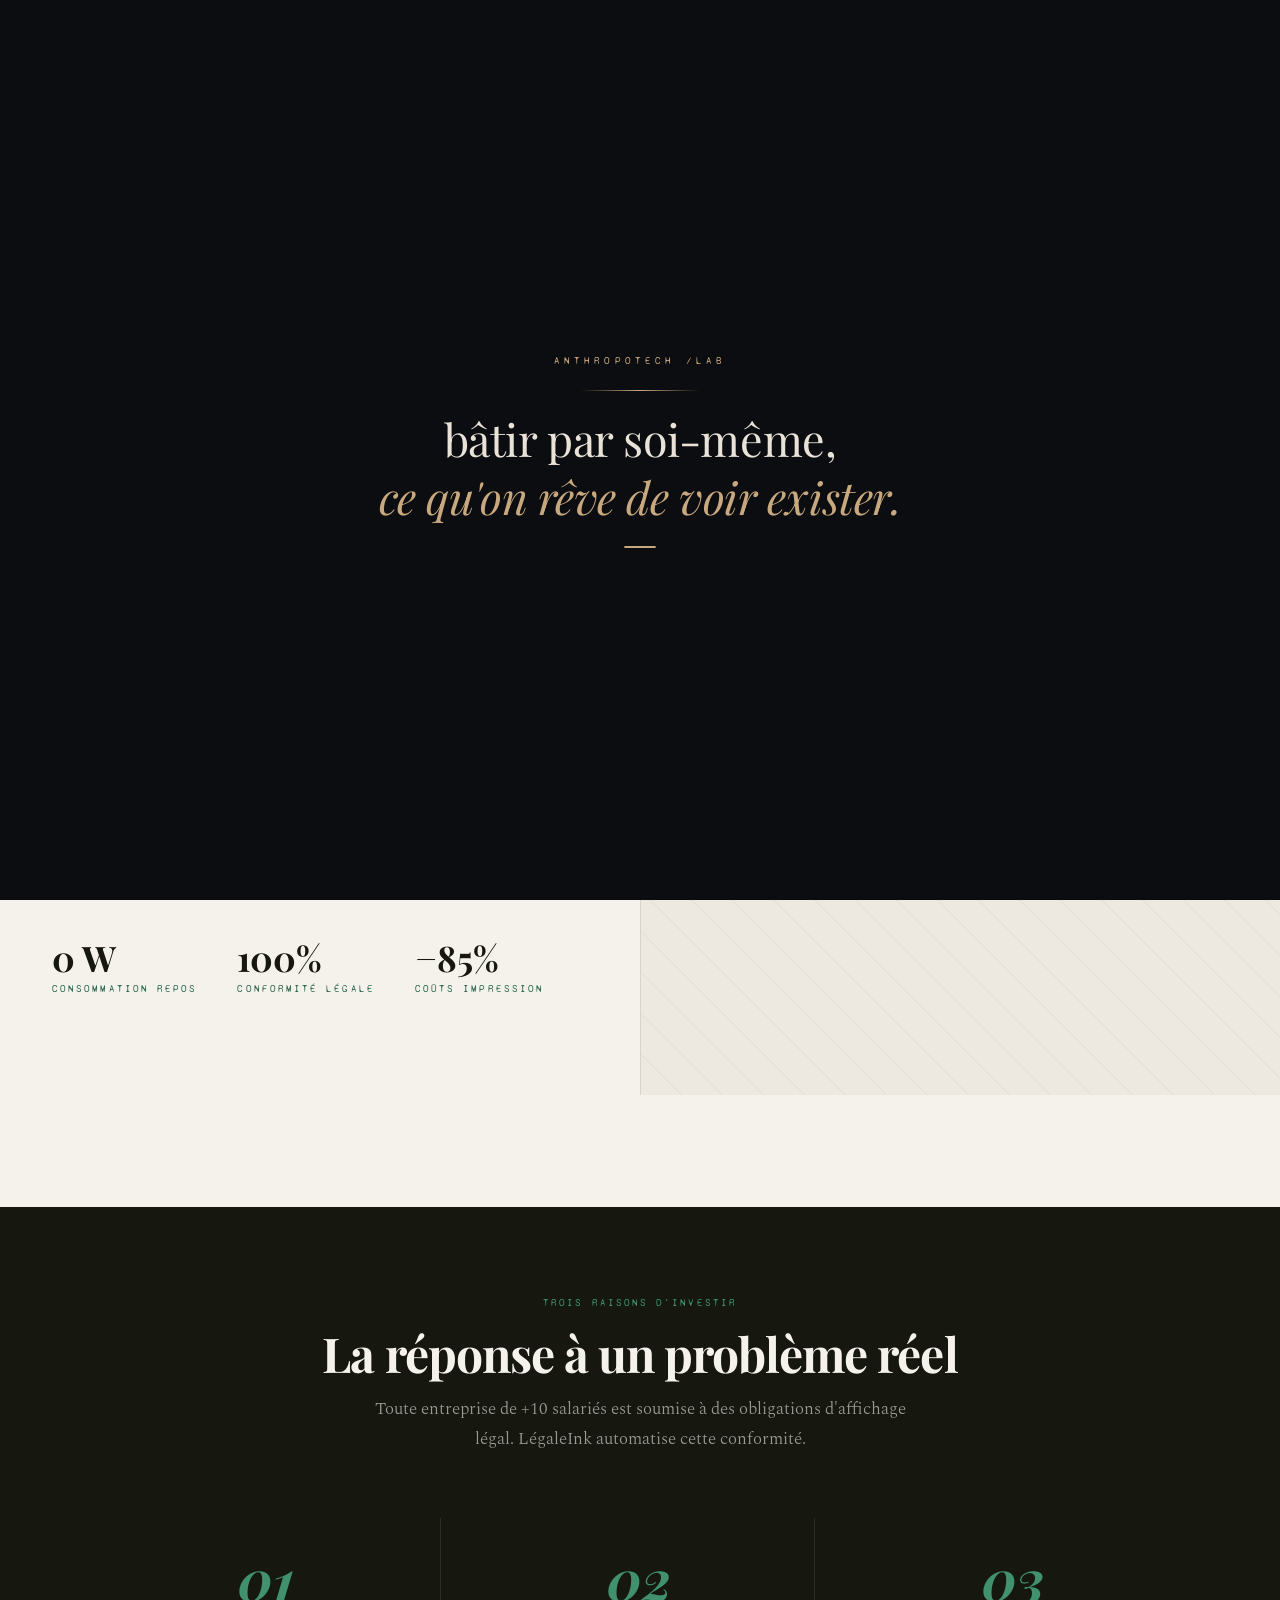
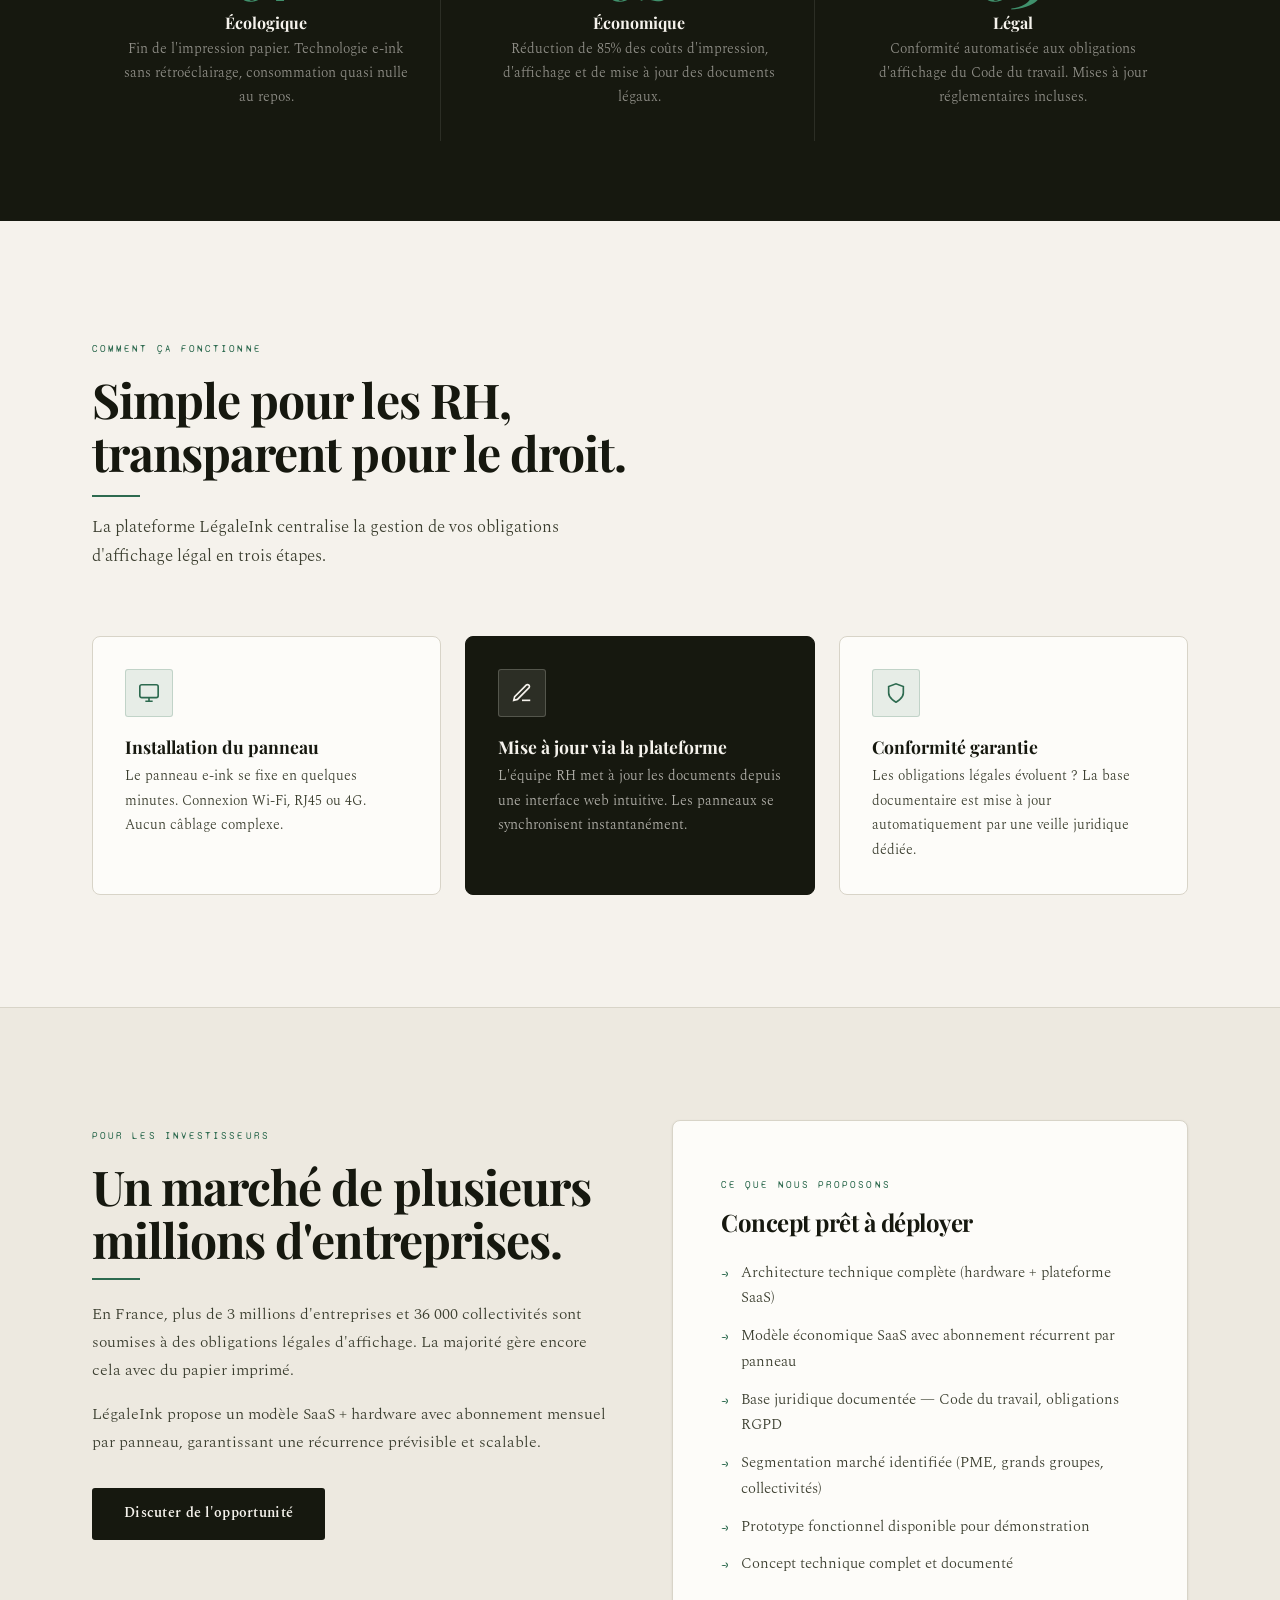
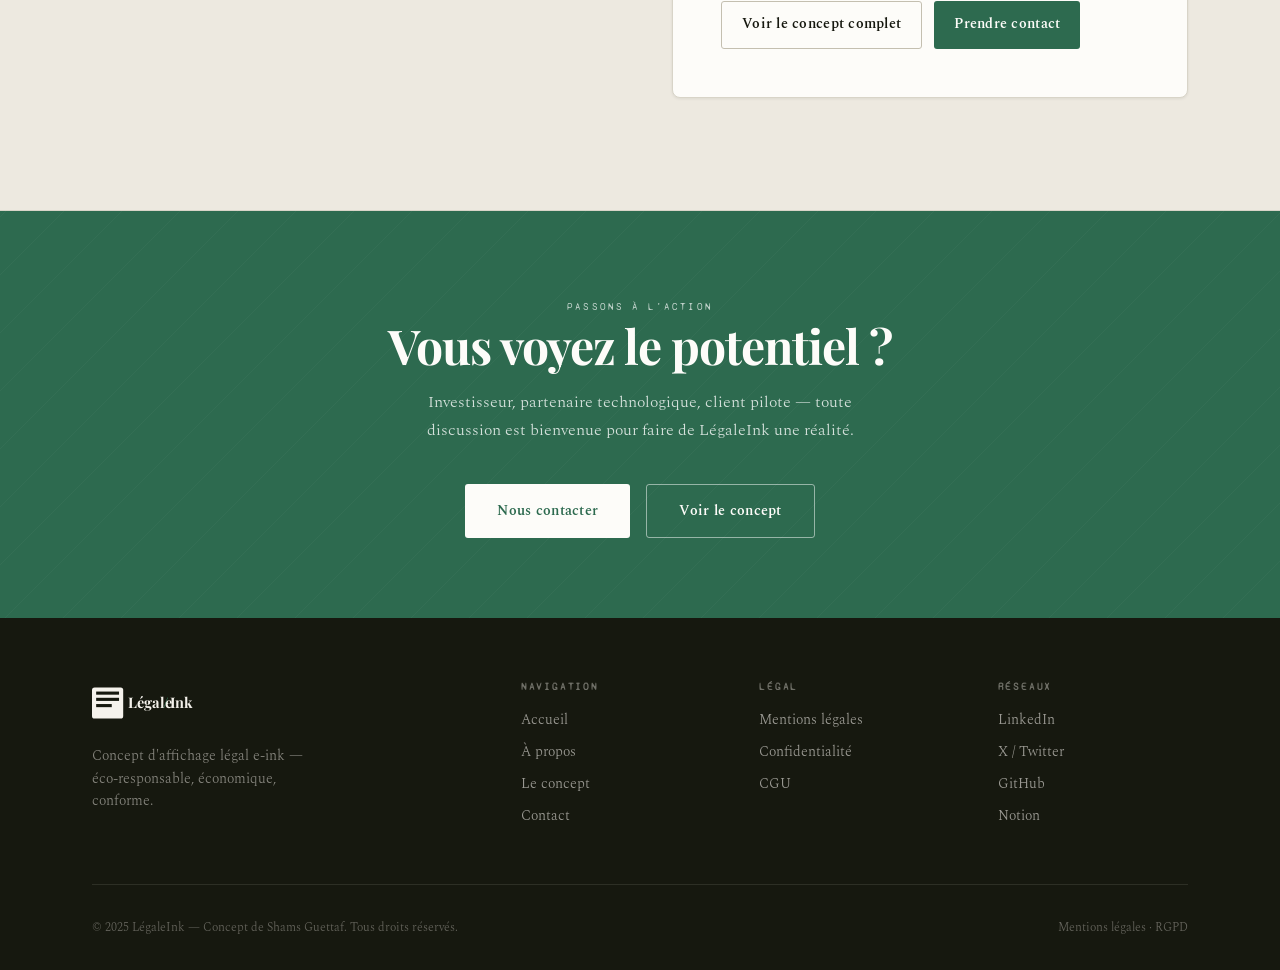
<file: index.html>
<!DOCTYPE html>
<html lang="fr">
<head>
  <meta charset="UTF-8">
  <meta name="viewport" content="width=device-width, initial-scale=1.0">
  <meta name="description" content="LégaleInk — Solution d'affichage e-ink pour les informations légales obligatoires en entreprises et collectivités. Éco-responsable, économique, conforme.">
  <meta property="og:title" content="LégaleInk — Révolutionnez l'affichage légal obligatoire">
  <meta property="og:description" content="Panneaux e-ink intelligents pour les informations légales. Zéro papier, mise à jour à distance, conformité garantie.">
  <title>LégaleInk — Affichage légal intelligent par e-ink</title>
  <link rel="stylesheet" href="css/main.css">
  <link rel="preconnect" href="https://fonts.googleapis.com">
  <link rel="stylesheet" href="https://fonts.googleapis.com/css2?family=Playfair+Display:ital,wght@0,400;0,700;0,900;1,400;1,700&family=Spectral:ital,wght@0,300;0,400;0,600;1,300&family=Syne+Mono&display=swap">

  <style>
  /* ── Topbar Signature ─────────────────────────────── */
  .topbar-sig {
    width: 100%;
    display: flex; align-items: center; justify-content: center;
    padding: 11px 1.5rem;
    border-bottom: 1px solid rgba(22,24,15,0.1);
    position: relative; z-index: 2000;
    background: #f5f2ec;
    transition: opacity 0.3s ease, transform 0.3s ease, visibility 0.3s ease;
  }
  .topbar-sig.hidden {
    opacity: 0; transform: translateY(-100%); visibility: hidden; pointer-events: none;
  }
  .topbar-sig a.sig-link {
    display: inline-flex; align-items: center; gap: 0;
    font-family: 'Syne Mono', monospace; font-size: 11px;
    letter-spacing: 0.3em; color: #6b7280;
    text-decoration: none; text-transform: lowercase;
    transition: color 0.25s ease;
  }
  .topbar-sig .sig-slash { color: #2d6a4f; }
  .topbar-sig .sig-arrow {
    display: inline-block; margin-left: 0.5em;
    opacity: 0; transform: translate(-4px, 4px);
    transition: opacity 0.25s ease, transform 0.25s ease;
    font-size: 10px; color: #2d6a4f; letter-spacing: 0;
  }
  .topbar-sig a.sig-link:hover { color: #2d6a4f; }
  .topbar-sig a.sig-link:hover .sig-arrow { opacity: 1; transform: translate(0,0); }

  /* ── Social bar (dans la topbar, droite) ─────────── */
  .social-bar {
    position: absolute; right: 1.5rem; top: 50%; transform: translateY(-50%);
    display: flex; gap: .55rem; align-items: center;
  }
  .social-bar a {
    display: flex; align-items: center; justify-content: center;
    width: 26px; height: 26px; color: #6b7280;
    text-decoration: none; opacity: .6;
    transition: color .2s, transform .2s, opacity .2s;
  }
  .social-bar a:hover { color: #2d6a4f; opacity: 1; transform: translateY(-2px); }
  .social-bar svg { width: 14px; height: 14px; fill: currentColor; }
  @media (max-width: 768px) { .social-bar { display: none; } }
  
#splash {
  position: fixed; inset: 0; z-index: 99999;
  background: #0c0d10;
  display: flex; flex-direction: column;
  align-items: center; justify-content: center;
  gap: 1.2rem;
  transition: opacity .6s ease, transform .6s ease;
}
#splash.hide { opacity: 0; transform: scale(1.04); pointer-events: none; }
.splash-eyebrow {
  font-family: 'Syne Mono', monospace;
  font-size: .65rem; letter-spacing: .4em;
  text-transform: uppercase; color: #c8a87e;
  opacity: 0; animation: splashFadeUp .6s .2s ease forwards;
}
.splash-title {
  font-family: 'Playfair Display', Georgia, serif;
  font-size: clamp(1.6rem, 5vw, 2.8rem);
  font-weight: 300; color: #e8e2d8;
  line-height: 1.3; letter-spacing: -.01em;
  text-align: center; max-width: 560px;
  opacity: 0; animation: splashFadeUp .7s .4s ease forwards;
}
.splash-title em { font-style: italic; color: #c8a87e; }
.splash-line {
  width: 0; height: 1px;
  background: linear-gradient(90deg, transparent, #c8a87e, transparent);
  animation: splashLine 1s .3s ease forwards;
}
.splash-loader {
  width: 32px; height: 2px;
  background: rgba(200,168,126,0.15); border-radius: 2px; overflow: hidden;
  opacity: 0; animation: splashFadeUp .4s .8s ease forwards;
}
.splash-loader-bar {
  height: 100%; background: #c8a87e; border-radius: 2px;
  animation: splashLoad 1.4s .9s ease forwards;
}
@keyframes splashFadeUp {
  from { opacity:0; transform:translateY(12px); }
  to   { opacity:1; transform:translateY(0); }
}
@keyframes splashLine {
  from { width:0; opacity:0; }
  to   { width:120px; opacity:1; }
}
@keyframes splashLoad { from { width:0; } to { width:100%; } }
</style>
</head>
<body>
<div id="splash" role="status" aria-label="Chargement">
  <p class="splash-eyebrow">ANTHROPOTECH /LAB</p>
  <div class="splash-line"></div>
  <h1 class="splash-title">bâtir par soi-même,<br><em>ce qu'on rêve de voir exister.</em></h1>
  <div class="splash-loader"><div class="splash-loader-bar"></div></div>
</div>

<!-- ── Topbar Signature ────────────────────────────── -->
<div class="topbar-sig" role="banner">
  <a href="https://shamsetdean.github.io/humiAn/" target="_blank" rel="noopener" aria-label="Anthropotech Lab" class="sig-link">
    anthropotech&nbsp;<span class="sig-slash">/</span>lab<span class="sig-arrow">↗</span>
  </a>
  <div class="social-bar" role="navigation" aria-label="Réseaux sociaux">
    <a href="https://www.linkedin.com/in/shamsguettaf/" target="_blank" rel="noopener" aria-label="LinkedIn">
      <svg viewBox="0 0 24 24" xmlns="http://www.w3.org/2000/svg"><path d="M20.447 20.452h-3.554v-5.569c0-1.328-.027-3.037-1.852-3.037-1.853 0-2.136 1.445-2.136 2.939v5.667H9.351V9h3.414v1.561h.046c.477-.9 1.637-1.85 3.37-1.85 3.601 0 4.267 2.37 4.267 5.455v6.286zM5.337 7.433a2.062 2.062 0 0 1-2.063-2.065 2.064 2.064 0 1 1 2.063 2.065zm1.782 13.019H3.555V9h3.564v11.452zM22.225 0H1.771C.792 0 0 .774 0 1.729v20.542C0 23.227.792 24 1.771 24h20.451C23.2 24 24 23.227 24 22.271V1.729C24 .774 23.2 0 22.222 0h.003z"/></svg>
    </a>
    <a href="https://github.com/shamsetdean" target="_blank" rel="noopener" aria-label="GitHub">
      <svg viewBox="0 0 24 24" xmlns="http://www.w3.org/2000/svg"><path d="M12 .297c-6.63 0-12 5.373-12 12 0 5.303 3.438 9.8 8.205 11.385.6.113.82-.258.82-.577 0-.285-.01-1.04-.015-2.04-3.338.724-4.042-1.61-4.042-1.61C4.422 18.07 3.633 17.7 3.633 17.7c-1.087-.744.084-.729.084-.729 1.205.084 1.838 1.236 1.838 1.236 1.07 1.835 2.809 1.305 3.495.998.108-.776.417-1.305.76-1.605-2.665-.3-5.466-1.332-5.466-5.93 0-1.31.465-2.38 1.235-3.22-.135-.303-.54-1.523.105-3.176 0 0 1.005-.322 3.3 1.23.96-.267 1.98-.399 3-.405 1.02.006 2.04.138 3 .405 2.28-1.552 3.285-1.23 3.285-1.23.645 1.653.24 2.873.12 3.176.765.84 1.23 1.91 1.23 3.22 0 4.61-2.805 5.625-5.475 5.92.42.36.81 1.096.81 2.22 0 1.606-.015 2.896-.015 3.286 0 .315.21.69.825.57C20.565 22.092 24 17.592 24 12.297c0-6.627-5.373-12-12-12"/></svg>
    </a>
    <a href="https://x.com/shamsetdean" target="_blank" rel="noopener" aria-label="X">
      <svg viewBox="0 0 24 24" xmlns="http://www.w3.org/2000/svg"><path d="M18.901 1.153h3.68l-8.04 9.19L24 22.846h-7.406l-5.8-7.584-6.638 7.584H.474l8.6-9.83L0 1.154h7.594l5.243 6.932ZM17.61 20.644h2.039L6.486 3.24H4.298Z"/></svg>
    </a>
    <a href="https://www.instagram.com/shamsetdean/" target="_blank" rel="noopener" aria-label="Instagram">
      <svg viewBox="0 0 24 24" xmlns="http://www.w3.org/2000/svg"><path d="M12 2.163c3.204 0 3.584.012 4.85.07 3.252.148 4.771 1.691 4.919 4.919.058 1.265.069 1.645.069 4.849 0 3.205-.012 3.584-.069 4.849-.149 3.225-1.664 4.771-4.919 4.919-1.266.058-1.644.07-4.85.07-3.204 0-3.584-.012-4.849-.07-3.26-.149-4.771-1.699-4.919-4.92-.058-1.265-.07-1.644-.07-4.849 0-3.204.013-3.583.07-4.849.149-3.227 1.664-4.771 4.919-4.919 1.266-.057 1.645-.069 4.849-.069zM12 0C8.741 0 8.333.014 7.053.072 2.695.272.273 2.69.073 7.052.014 8.333 0 8.741 0 12c0 3.259.014 3.668.072 4.948.2 4.358 2.618 6.78 6.98 6.98C8.333 23.986 8.741 24 12 24c3.259 0 3.668-.014 4.948-.072 4.354-.2 6.782-2.618 6.979-6.98.059-1.28.073-1.689.073-4.948 0-3.259-.014-3.667-.072-4.947-.196-4.354-2.617-6.78-6.979-6.98C15.668.014 15.259 0 12 0zm0 5.838a6.162 6.162 0 1 0 0 12.324 6.162 6.162 0 0 0 0-12.324zM12 16a4 4 0 1 1 0-8 4 4 0 0 1 0 8zm6.406-11.845a1.44 1.44 0 1 0 0 2.881 1.44 1.44 0 0 0 0-2.881z"/></svg>
    </a>
    <a href="https://www.facebook.com/shamsetdean" target="_blank" rel="noopener" aria-label="Facebook">
      <svg viewBox="0 0 24 24" xmlns="http://www.w3.org/2000/svg"><path d="M24 12.073c0-6.627-5.373-12-12-12s-12 5.373-12 12c0 5.99 4.388 10.954 10.125 11.854v-8.385H7.078v-3.47h3.047V9.43c0-3.007 1.792-4.669 4.533-4.669 1.312 0 2.686.235 2.686.235v2.953H15.83c-1.491 0-1.956.925-1.956 1.874v2.25h3.328l-.532 3.47h-2.796v8.385C19.612 23.027 24 18.062 24 12.073z"/></svg>
    </a>
  </div>
</div>

<!-- NAV -->
<nav>
  <div class="nav-inner">
    <a href="index.html" class="nav-logo" style="display:flex;align-items:center;gap:8px;">
      <svg xmlns="http://www.w3.org/2000/svg" width="120" height="38" viewBox="0 0 250 80">
        <rect width="250" height="80" fill="none"/>
        <rect x="0" y="10" width="60" height="60" rx="5" ry="5" fill="#16180f"/>
        <rect x="8" y="18" width="44" height="6" fill="#FFFFFF"/>
        <rect x="8" y="30" width="44" height="6" fill="#FFFFFF"/>
        <rect x="8" y="42" width="30" height="6" fill="#FFFFFF"/>
        <text x="70" y="50" font-family="Playfair Display, serif" font-size="28" fill="#16180f" font-weight="bold">Légale</text>
        <text x="136" y="50" font-family="Playfair Display, serif" font-size="28" fill="#2d6a4f" font-weight="bold">/</text>
        <text x="150" y="50" font-family="Playfair Display, serif" font-size="28" fill="#16180f" font-weight="bold">Ink</text>
      </svg>
      <span class="nav-badge">Concept</span>
    </a>
    <ul class="nav-links">
      <li><a href="index.html" class="active">Accueil</a></li>
      <li><a href="about.html">À propos</a></li>
      <li><a href="concept.html">Le concept</a></li>
      <li><a href="contact.html" class="nav-cta-btn">Nous contacter</a></li>
    </ul>
    <button class="nav-mobile-toggle" aria-label="Menu"><span></span><span></span><span></span></button>
  </div>
</nav>

<!-- HERO -->
<section class="hero">
  <div class="hero-left">
    <div class="hero-eyebrow">
      <span class="rule-green"></span>
      <span class="label">Affichage légal e-ink · Concept 2025</span>
    </div>
    <h1>Révolutionnez<br>l'affichage des<br><em>informations légales.</em></h1>
    <p class="hero-sub">Une solution éco-responsable et innovante pour la diffusion des informations légales obligatoires dans les entreprises et collectivités. Zéro papier, mise à jour à distance, conformité automatisée.</p>
    <div class="hero-actions">
      <a href="concept.html" class="btn btn-primary">
        <svg width="16" height="16" fill="none" stroke="currentColor" stroke-width="2" viewBox="0 0 24 24"><circle cx="12" cy="12" r="10"/><polyline points="12 16 16 12 12 8"/><line x1="8" y1="12" x2="16" y2="12"/></svg>
        Découvrir le concept
      </a>
      <a href="contact.html" class="btn btn-secondary">Discuter du projet</a>
    </div>
    <div class="hero-meta">
      <div class="hero-meta-item">
        <span class="num">0 W</span>
        <span class="label">Consommation repos</span>
      </div>
      <div class="hero-meta-item">
        <span class="num">100%</span>
        <span class="label">Conformité légale</span>
      </div>
      <div class="hero-meta-item">
        <span class="num">−85%</span>
        <span class="label">Coûts impression</span>
      </div>
    </div>
  </div>

  <div class="hero-right">
    <div class="eink-mockup">
      <div class="eink-mockup-header">
        <div class="logo-sm">Légale<span>Ink</span></div>
        <span class="eink-status">● En ligne</span>
      </div>
      <div class="eink-doc-title">Informations légales obligatoires</div>
      <div class="eink-line dark"></div>
      <div class="eink-line"></div>
      <div class="eink-line short"></div>
      <div class="eink-section">
        <div class="eink-section-title">Code du travail · Art. L2142-3</div>
        <div class="eink-line"></div>
        <div class="eink-line"></div>
        <div class="eink-line shorter"></div>
      </div>
      <div class="eink-section">
        <div class="eink-section-title">Représentants du personnel</div>
        <div class="eink-line dark"></div>
        <div class="eink-line short"></div>
      </div>
      <div class="eink-section">
        <div class="eink-section-title">Horaires · Affichage réglementaire</div>
        <div class="eink-line"></div>
        <div class="eink-line shorter"></div>
      </div>
      <div class="eink-footer">
        <span class="eink-footer-text">Màj : 14 jan. 2025 · 09h42</span>
        <div class="eink-battery">
          <div class="eink-battery-bar"></div>
          <div class="eink-battery-tip"></div>
        </div>
      </div>
    </div>
  </div>
</section>

<!-- 3 PILLARS -->
<div class="pillars-band">
  <div class="container">
    <div class="section-header centered" data-reveal>
      <span class="label" style="color:var(--green-2);">Trois raisons d'investir</span>
      <h2>La réponse à un problème réel</h2>
      <p style="color:rgba(245,242,236,0.6);">Toute entreprise de +10 salariés est soumise à des obligations d'affichage légal. LégaleInk automatise cette conformité.</p>
    </div>
    <div class="grid-3">
      <div class="pillar" data-reveal data-delay="1">
        <span class="pillar-num">01</span>
        <h3>Écologique</h3>
        <p>Fin de l'impression papier. Technologie e-ink sans rétroéclairage, consommation quasi nulle au repos.</p>
      </div>
      <div class="pillar" data-reveal data-delay="2">
        <span class="pillar-num">02</span>
        <h3>Économique</h3>
        <p>Réduction de 85% des coûts d'impression, d'affichage et de mise à jour des documents légaux.</p>
      </div>
      <div class="pillar" data-reveal data-delay="3">
        <span class="pillar-num">03</span>
        <h3>Légal</h3>
        <p>Conformité automatisée aux obligations d'affichage du Code du travail. Mises à jour réglementaires incluses.</p>
      </div>
    </div>
  </div>
</div>

<!-- HOW IT WORKS -->
<section>
  <div class="container">
    <div class="section-header" data-reveal>
      <span class="label">Comment ça fonctionne</span>
      <h2>Simple pour les RH,<br>transparent pour le droit.</h2>
      <div class="rule-green" style="margin-top:.75rem;"></div>
      <p style="margin-top:1rem;">La plateforme LégaleInk centralise la gestion de vos obligations d'affichage légal en trois étapes.</p>
    </div>
    <div class="grid-3">
      <div class="card" data-reveal data-delay="1">
        <div class="card-icon">
          <svg width="22" height="22" fill="none" stroke="currentColor" stroke-width="1.8" viewBox="0 0 24 24"><rect x="2" y="3" width="20" height="14" rx="2"/><path d="M8 21h8M12 17v4"/></svg>
        </div>
        <h3>Installation du panneau</h3>
        <p>Le panneau e-ink se fixe en quelques minutes. Connexion Wi-Fi, RJ45 ou 4G. Aucun câblage complexe.</p>
      </div>
      <div class="card featured" data-reveal data-delay="2">
        <div class="card-icon">
          <svg width="22" height="22" fill="none" stroke="currentColor" stroke-width="1.8" viewBox="0 0 24 24"><path d="M12 20h9"/><path d="M16.5 3.5a2.121 2.121 0 0 1 3 3L7 19l-4 1 1-4L16.5 3.5z"/></svg>
        </div>
        <h3>Mise à jour via la plateforme</h3>
        <p>L'équipe RH met à jour les documents depuis une interface web intuitive. Les panneaux se synchronisent instantanément.</p>
      </div>
      <div class="card" data-reveal data-delay="3">
        <div class="card-icon">
          <svg width="22" height="22" fill="none" stroke="currentColor" stroke-width="1.8" viewBox="0 0 24 24"><path d="M12 22s8-4 8-10V5l-8-3-8 3v7c0 6 8 10 8 10z"/></svg>
        </div>
        <h3>Conformité garantie</h3>
        <p>Les obligations légales évoluent ? La base documentaire est mise à jour automatiquement par une veille juridique dédiée.</p>
      </div>
    </div>
  </div>
</section>

<!-- INVEST SECTION -->
<section style="background: var(--cream-2); border-top: 1px solid var(--border); border-bottom: 1px solid var(--border);">
  <div class="container">
    <div class="grid-2" style="align-items: start; gap: 4rem;">
      <div data-reveal>
        <span class="label">Pour les investisseurs</span>
        <h2 style="margin-top:.75rem;">Un marché de plusieurs millions d'entreprises.</h2>
        <div class="rule-green" style="margin:.75rem 0 1.25rem;"></div>
        <p style="color: var(--ink-2); margin-bottom: 1rem;">En France, plus de 3 millions d'entreprises et 36 000 collectivités sont soumises à des obligations légales d'affichage. La majorité gère encore cela avec du papier imprimé.</p>
        <p style="color: var(--ink-2);">LégaleInk propose un modèle SaaS + hardware avec abonnement mensuel par panneau, garantissant une récurrence prévisible et scalable.</p>
        <a href="contact.html" class="btn btn-primary" style="margin-top:2rem;">
          Discuter de l'opportunité
        </a>
      </div>
      <div class="invest-block" data-reveal data-delay="1">
        <span class="label">Ce que nous proposons</span>
        <h2 style="font-size:1.5rem;margin-top:.75rem;">Concept prêt à déployer</h2>
        <ul class="invest-list">
          <li>Architecture technique complète (hardware + plateforme SaaS)</li>
          <li>Modèle économique SaaS avec abonnement récurrent par panneau</li>
          <li>Base juridique documentée — Code du travail, obligations RGPD</li>
          <li>Segmentation marché identifiée (PME, grands groupes, collectivités)</li>
          <li>Prototype fonctionnel disponible pour démonstration</li>
          <li>Concept technique complet et documenté</li>
        </ul>
        <div style="display:flex;gap:.75rem;flex-wrap:wrap;">
          <a href="concept.html" class="btn btn-secondary" style="font-size:.85rem;padding:.7rem 1.25rem;">Voir le concept complet</a>
          <a href="contact.html" class="btn btn-green" style="font-size:.85rem;padding:.7rem 1.25rem;">Prendre contact</a>
        </div>
      </div>
    </div>
  </div>
</section>

<!-- CTA -->
<div class="cta-band">
  <div class="container">
    <span class="label" style="color:rgba(255,255,255,0.7);">Passons à l'action</span>
    <h2>Vous voyez le potentiel ?</h2>
    <p>Investisseur, partenaire technologique, client pilote — toute discussion est bienvenue pour faire de LégaleInk une réalité.</p>
    <div style="display:flex;gap:1rem;justify-content:center;flex-wrap:wrap;">
      <a href="contact.html" class="btn btn-white">Nous contacter</a>
      <a href="concept.html" class="btn btn-outline-white">Voir le concept</a>
    </div>
  </div>
</div>

<!-- FOOTER -->
<footer>
  <div class="container">
    <div class="footer-grid">
      <div class="footer-brand">
        <svg xmlns="http://www.w3.org/2000/svg" width="130" height="42" viewBox="0 0 250 80">
        <rect width="250" height="80" fill="none"/>
        <rect x="0" y="10" width="60" height="60" rx="5" ry="5" fill="#f5f2ec"/>
        <rect x="8" y="18" width="44" height="6" fill="#16180f"/>
        <rect x="8" y="30" width="44" height="6" fill="#16180f"/>
        <rect x="8" y="42" width="30" height="6" fill="#16180f"/>
        <text x="70" y="50" font-family="Playfair Display, serif" font-size="28" fill="#f5f2ec" font-weight="bold">Légale</text>
        <text x="136" y="50" font-family="Playfair Display, serif" font-size="28" fill="#40916c" font-weight="bold">/</text>
        <text x="150" y="50" font-family="Playfair Display, serif" font-size="28" fill="#f5f2ec" font-weight="bold">Ink</text>
      </svg>
        <p>Concept d'affichage légal e-ink — éco-responsable, économique, conforme.</p>
      </div>
      <div class="footer-col">
        <h4>Navigation</h4>
        <a href="index.html">Accueil</a>
        <a href="about.html">À propos</a>
        <a href="concept.html">Le concept</a>
        <a href="contact.html">Contact</a>
      </div>
      <div class="footer-col">
        <h4>Légal</h4>
        <a href="privacy.html">Mentions légales</a>
        <a href="privacy.html#rgpd">Confidentialité</a>
        <a href="privacy.html#cgu">CGU</a>
      </div>
      <div class="footer-col">
        <h4>Réseaux</h4>
        <a href="https://www.linkedin.com/in/shamsguettaf/" target="_blank" rel="noopener">LinkedIn</a>
        <a href="https://x.com/shamsetdean" target="_blank" rel="noopener">X / Twitter</a>
        <a href="https://github.com/shamsetdean/sentinel" target="_blank" rel="noopener">GitHub</a>
        <a href="https://abstracted-crush-f4e.notion.site/SHAMS-DEAN-286d3f1e5597815f9fdfc90d48445621" target="_blank" rel="noopener">Notion</a>
      </div>
    </div>
    <div class="footer-bottom">
      <span>© 2025 LégaleInk — Concept de Shams Guettaf. Tous droits réservés.</span>
      <span><a href="privacy.html">Mentions légales</a> · <a href="privacy.html#rgpd">RGPD</a></span>
    </div>
  </div>
</footer>

<script src="js/main.js"></script>
<script>
/* ── Topbar : disparition au scroll ─────────────────── */
(function(){
  var topbar = document.querySelector('.topbar-sig');
  if(!topbar) return;
  window.addEventListener('scroll', function(){
    topbar.classList.toggle('hidden', window.scrollY > 60);
  }, {passive: true});
})();
</script>
<script>
(function(){
  var splash = document.getElementById('splash');
  if(!splash) return;
  var seen = null;
  try { seen = sessionStorage.getItem('splash-seen'); } catch(e){}
  if(seen){ splash.style.display = 'none'; return; }
  setTimeout(function(){
    splash.classList.add('hide');
    setTimeout(function(){
      splash.style.display = 'none';
      try { sessionStorage.setItem('splash-seen', '1'); } catch(e){}
    }, 650);
  }, 2500);
})();
</script>
</body>
</html>
</file>
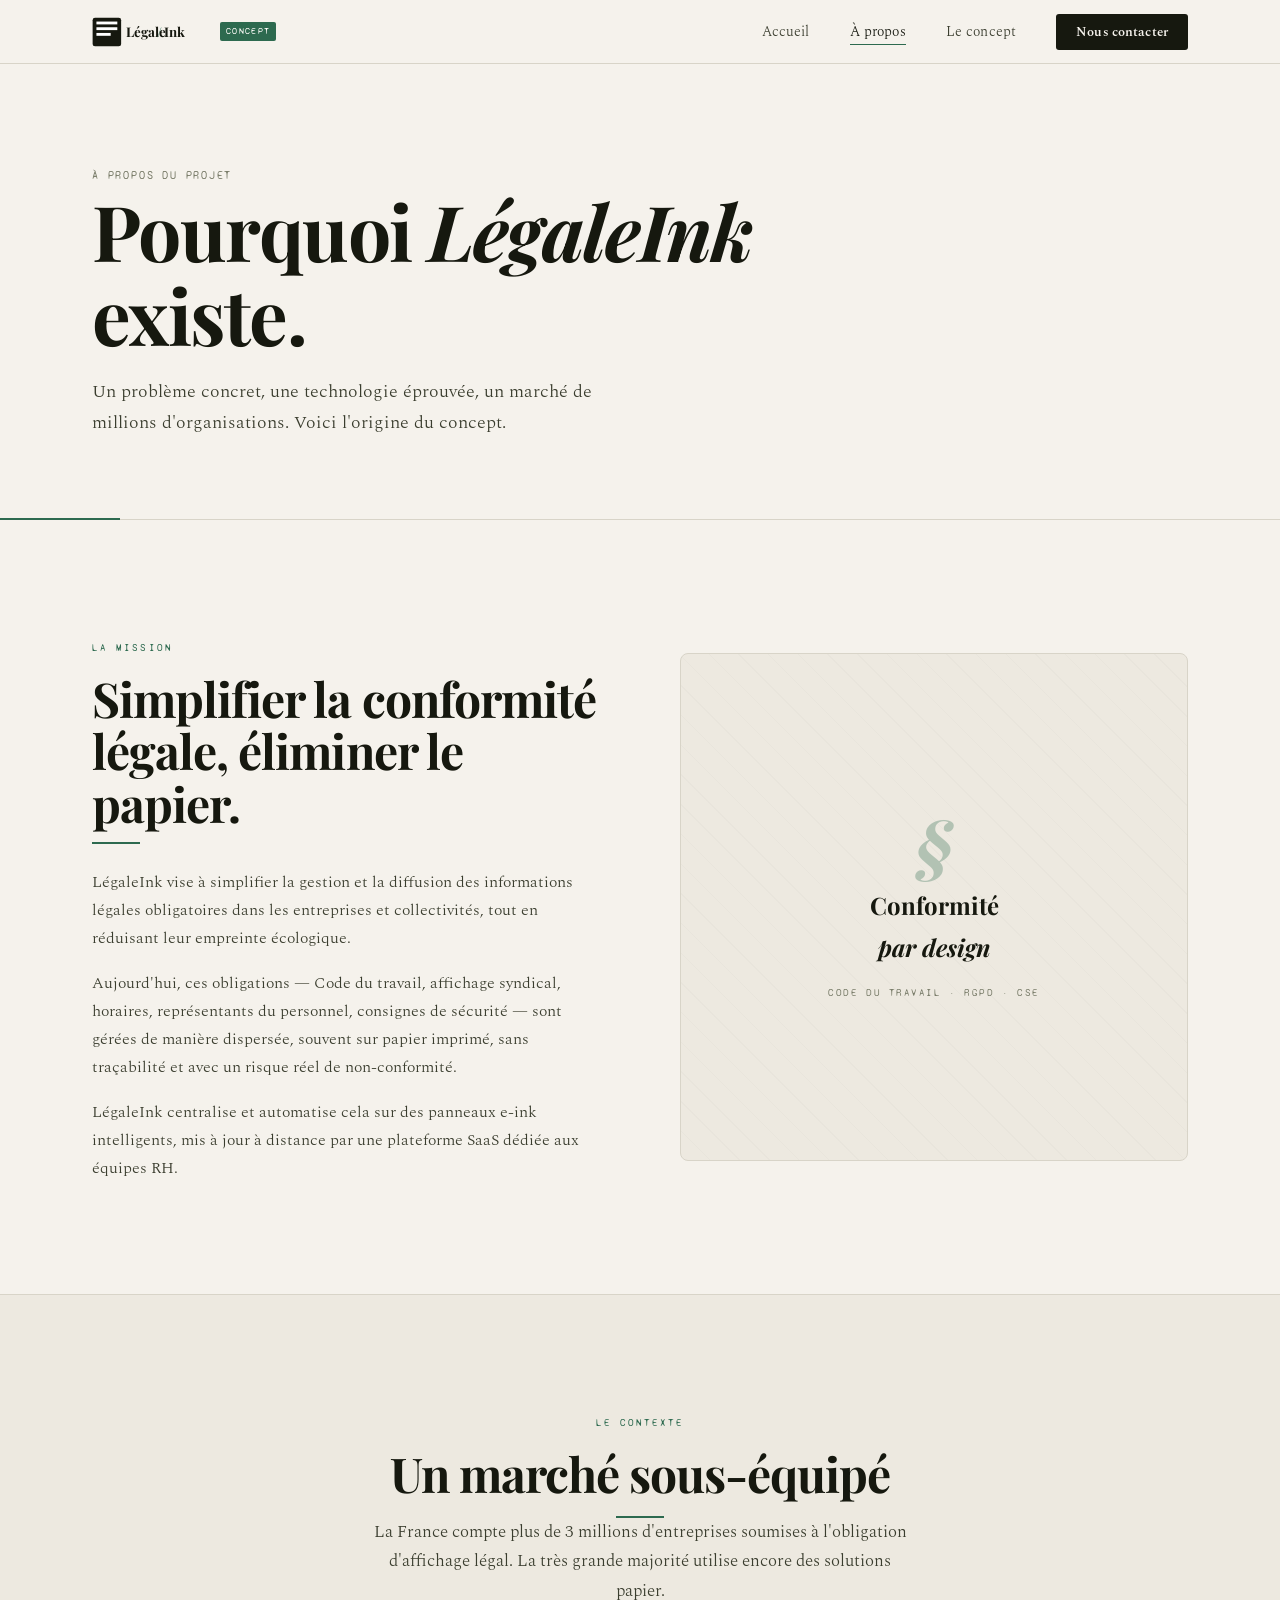
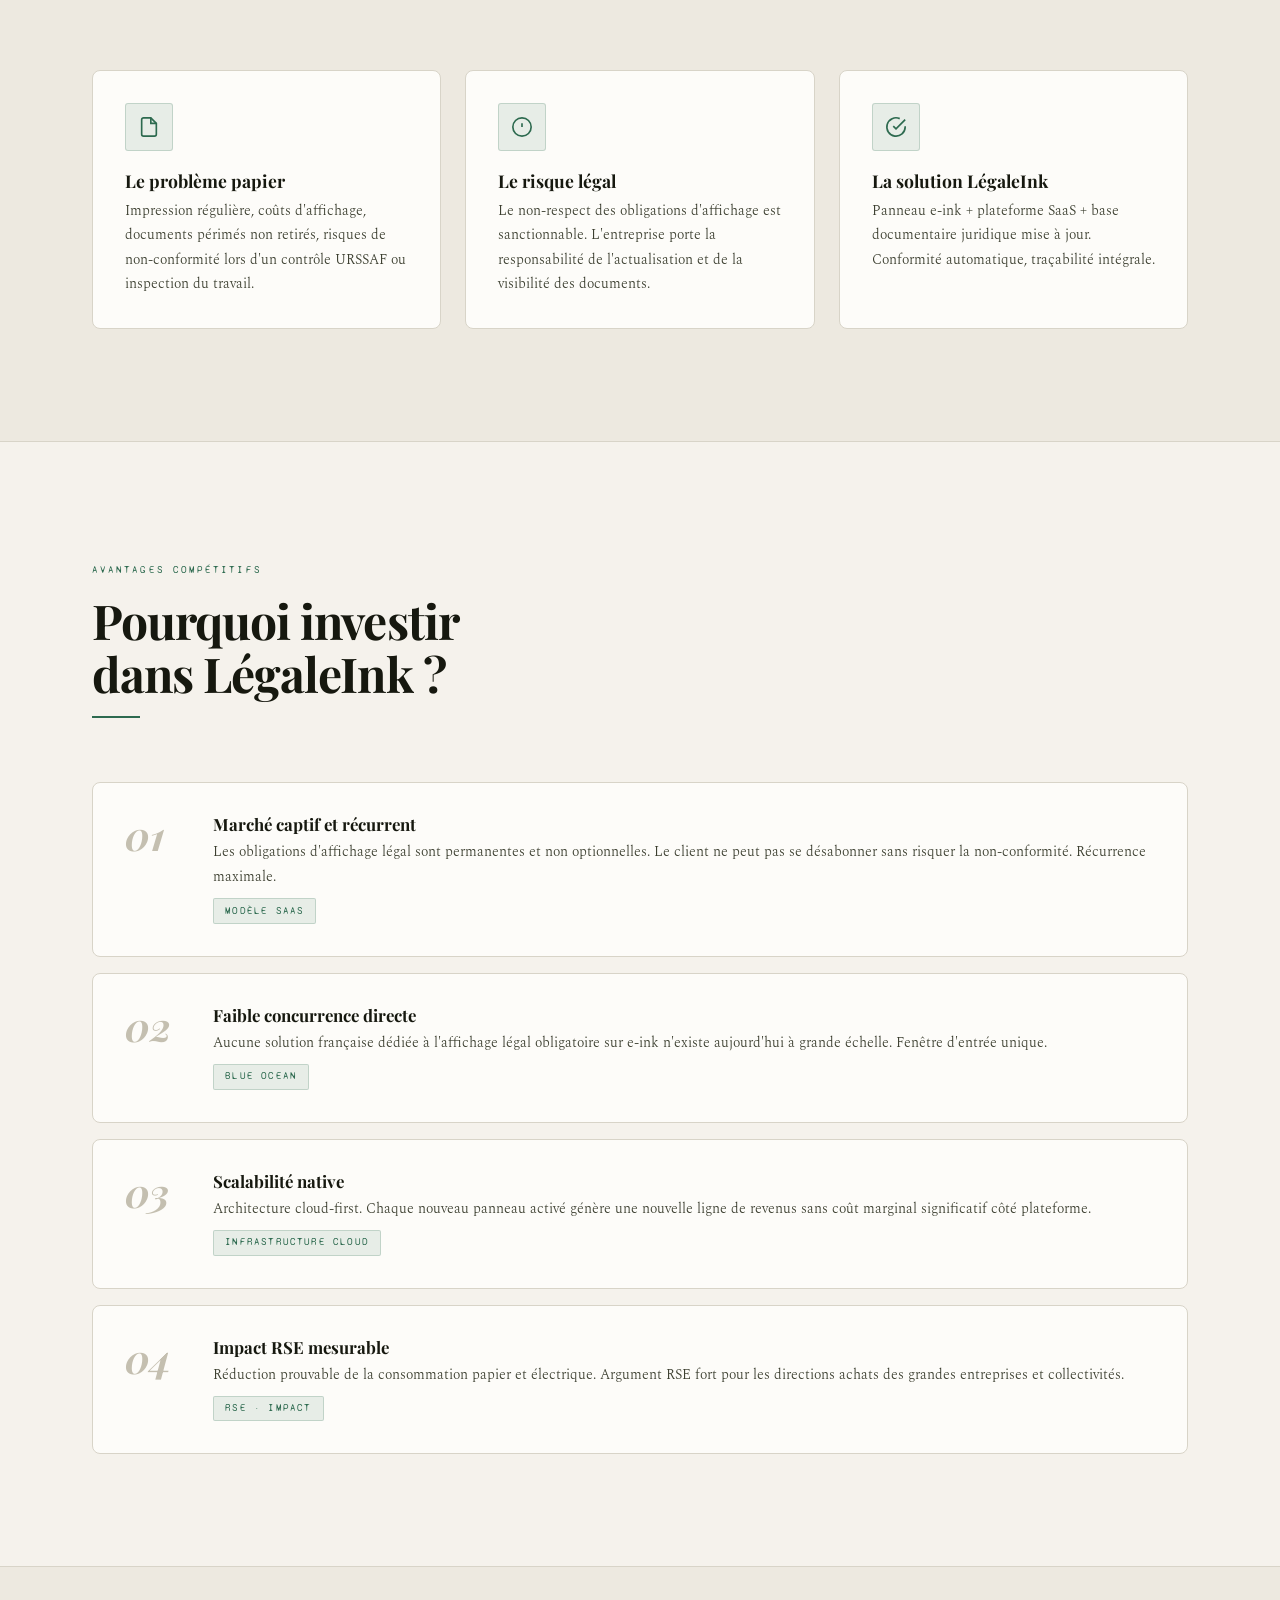
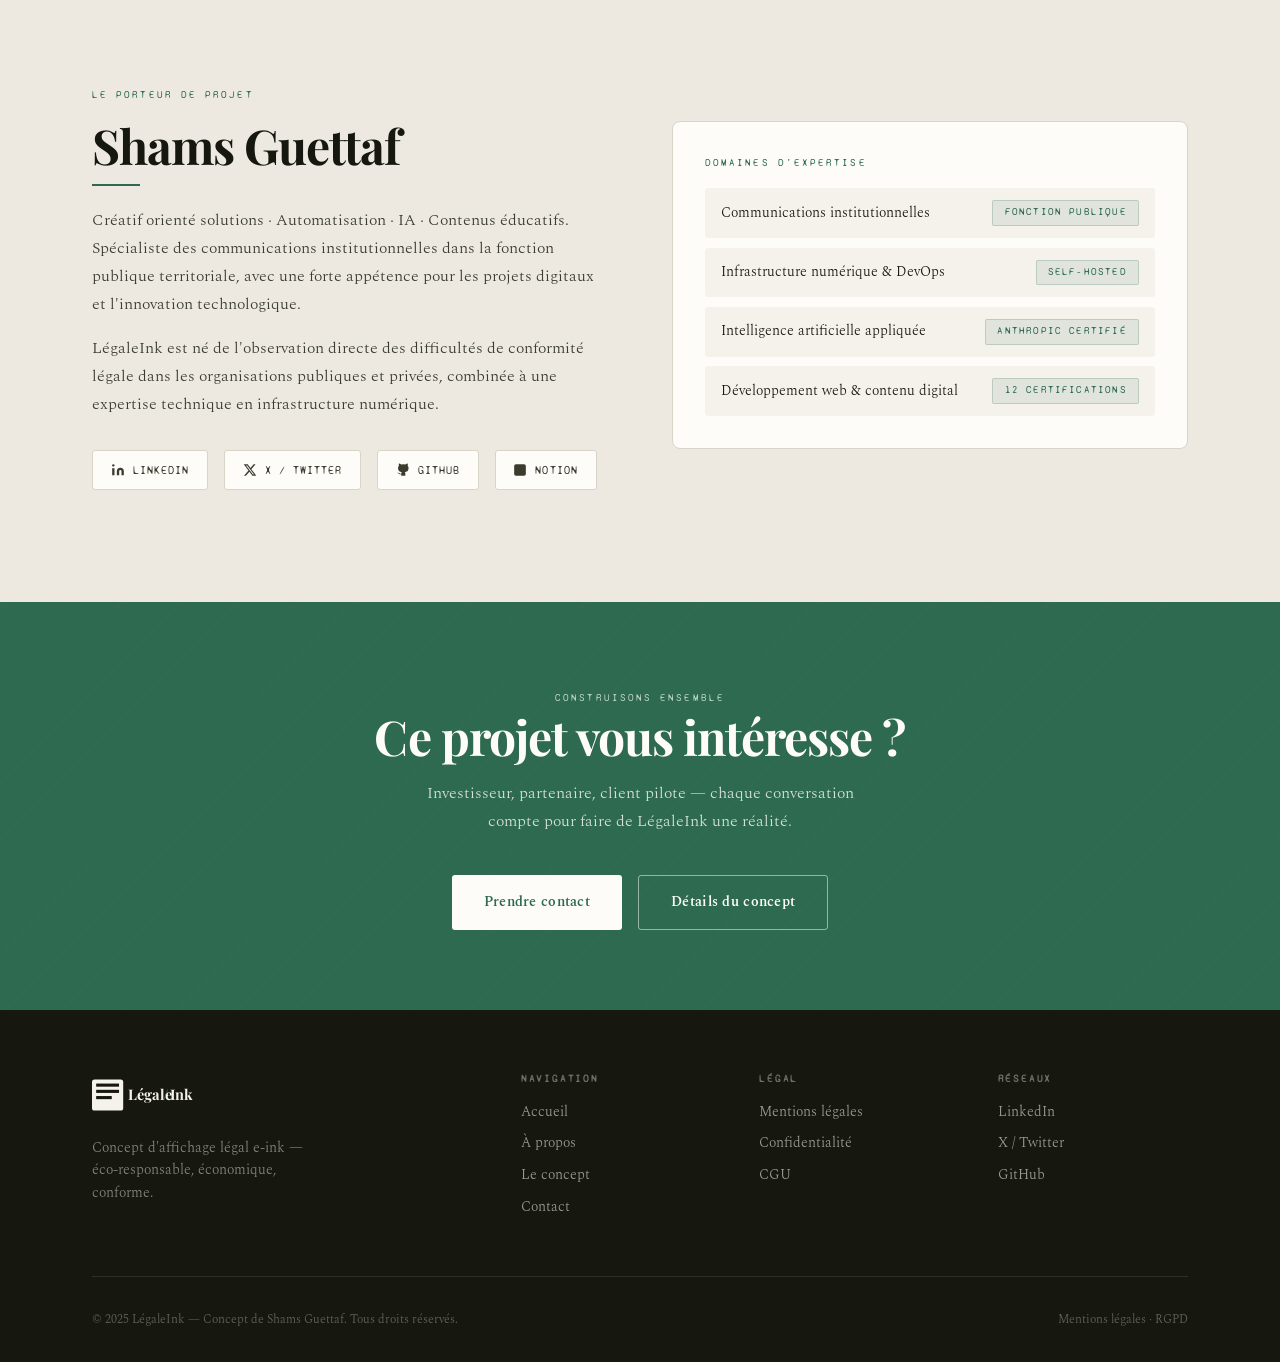
<file: about.html>
<!DOCTYPE html>
<html lang="fr">
<head>
  <meta charset="UTF-8">
  <meta name="viewport" content="width=device-width, initial-scale=1.0">
  <meta name="description" content="À propos de LégaleInk — mission, concept et potentiel d'investissement.">
  <title>À propos — LégaleInk</title>
  <link rel="stylesheet" href="css/main.css">
  <link rel="preconnect" href="https://fonts.googleapis.com">
  <link rel="stylesheet" href="https://fonts.googleapis.com/css2?family=Playfair+Display:ital,wght@0,400;0,700;0,900;1,400;1,700&family=Spectral:ital,wght@0,300;0,400;0,600;1,300&family=Syne+Mono&display=swap">
</head>
<body>

<nav>
  <div class="nav-inner">
    <a href="index.html" class="nav-logo" style="display:flex;align-items:center;gap:8px;">
      <svg xmlns="http://www.w3.org/2000/svg" width="120" height="38" viewBox="0 0 250 80">
        <rect width="250" height="80" fill="none"/>
        <rect x="0" y="10" width="60" height="60" rx="5" ry="5" fill="#16180f"/>
        <rect x="8" y="18" width="44" height="6" fill="#FFFFFF"/>
        <rect x="8" y="30" width="44" height="6" fill="#FFFFFF"/>
        <rect x="8" y="42" width="30" height="6" fill="#FFFFFF"/>
        <text x="70" y="50" font-family="Playfair Display, serif" font-size="28" fill="#16180f" font-weight="bold">Légale</text>
        <text x="136" y="50" font-family="Playfair Display, serif" font-size="28" fill="#2d6a4f" font-weight="bold">/</text>
        <text x="150" y="50" font-family="Playfair Display, serif" font-size="28" fill="#16180f" font-weight="bold">Ink</text>
      </svg>
      <span class="nav-badge">Concept</span>
    </a>
    <ul class="nav-links">
      <li><a href="index.html">Accueil</a></li>
      <li><a href="about.html" class="active">À propos</a></li>
      <li><a href="concept.html">Le concept</a></li>
      <li><a href="contact.html" class="nav-cta-btn">Nous contacter</a></li>
    </ul>
    <button class="nav-mobile-toggle" aria-label="Menu"><span></span><span></span><span></span></button>
  </div>
</nav>

<div class="page-hero">
  <div class="container">
    <span class="mono">À propos du projet</span>
    <h1>Pourquoi <em>LégaleInk</em><br>existe.</h1>
    <p>Un problème concret, une technologie éprouvée, un marché de millions d'organisations. Voici l'origine du concept.</p>
  </div>
</div>

<!-- MISSION -->
<section>
  <div class="container">
    <div class="about-split">
      <div data-reveal>
        <span class="label">La mission</span>
        <h2 style="margin-top:.75rem;">Simplifier la conformité légale, éliminer le papier.</h2>
        <div class="rule-green" style="margin:.75rem 0 1.5rem;"></div>
        <p style="color:var(--ink-2);margin-bottom:1rem;font-size:.98rem;line-height:1.8;">LégaleInk vise à simplifier la gestion et la diffusion des informations légales obligatoires dans les entreprises et collectivités, tout en réduisant leur empreinte écologique.</p>
        <p style="color:var(--ink-2);margin-bottom:1rem;font-size:.98rem;line-height:1.8;">Aujourd'hui, ces obligations — Code du travail, affichage syndical, horaires, représentants du personnel, consignes de sécurité — sont gérées de manière dispersée, souvent sur papier imprimé, sans traçabilité et avec un risque réel de non-conformité.</p>
        <p style="color:var(--ink-2);font-size:.98rem;line-height:1.8;">LégaleInk centralise et automatise cela sur des panneaux e-ink intelligents, mis à jour à distance par une plateforme SaaS dédiée aux équipes RH.</p>
      </div>
      <div class="about-visual" data-reveal data-delay="1">
        <div style="position:relative;z-index:1;text-align:center;padding:2rem;">
          <div style="font-family:var(--font-serif);font-size:4rem;font-weight:700;font-style:italic;color:var(--green);opacity:.3;line-height:1;">§</div>
          <div style="font-family:var(--font-serif);font-size:1.5rem;font-weight:700;color:var(--ink);margin-top:.5rem;">Conformité<br><em>par design</em></div>
          <div style="font-family:var(--font-mono);font-size:.65rem;letter-spacing:.15em;text-transform:uppercase;color:var(--ink-3);margin-top:1rem;">Code du travail · RGPD · CSE</div>
        </div>
      </div>
    </div>
  </div>
</section>

<!-- PROBLÈME / SOLUTION -->
<section style="background:var(--cream-2);border-top:1px solid var(--border);border-bottom:1px solid var(--border);">
  <div class="container">
    <div class="section-header centered" data-reveal>
      <span class="label">Le contexte</span>
      <h2>Un marché sous-équipé</h2>
      <div class="rule-green" style="margin:.75rem auto 0;"></div>
      <p>La France compte plus de 3 millions d'entreprises soumises à l'obligation d'affichage légal. La très grande majorité utilise encore des solutions papier.</p>
    </div>
    <div class="grid-3">
      <div class="card" data-reveal data-delay="1">
        <div class="card-icon">
          <svg width="22" height="22" fill="none" stroke="currentColor" stroke-width="1.8" viewBox="0 0 24 24"><path d="M14 2H6a2 2 0 0 0-2 2v16a2 2 0 0 0 2 2h12a2 2 0 0 0 2-2V8z"/><polyline points="14 2 14 8 20 8"/></svg>
        </div>
        <h3>Le problème papier</h3>
        <p>Impression régulière, coûts d'affichage, documents périmés non retirés, risques de non-conformité lors d'un contrôle URSSAF ou inspection du travail.</p>
      </div>
      <div class="card" data-reveal data-delay="2">
        <div class="card-icon">
          <svg width="22" height="22" fill="none" stroke="currentColor" stroke-width="1.8" viewBox="0 0 24 24"><circle cx="12" cy="12" r="10"/><line x1="12" y1="8" x2="12" y2="12"/><line x1="12" y1="16" x2="12.01" y2="16"/></svg>
        </div>
        <h3>Le risque légal</h3>
        <p>Le non-respect des obligations d'affichage est sanctionnable. L'entreprise porte la responsabilité de l'actualisation et de la visibilité des documents.</p>
      </div>
      <div class="card" data-reveal data-delay="3">
        <div class="card-icon">
          <svg width="22" height="22" fill="none" stroke="currentColor" stroke-width="1.8" viewBox="0 0 24 24"><path d="M22 11.08V12a10 10 0 1 1-5.93-9.14"/><polyline points="22 4 12 14.01 9 11.01"/></svg>
        </div>
        <h3>La solution LégaleInk</h3>
        <p>Panneau e-ink + plateforme SaaS + base documentaire juridique mise à jour. Conformité automatique, traçabilité intégrale.</p>
      </div>
    </div>
  </div>
</section>

<!-- AVANTAGES -->
<section>
  <div class="container">
    <div class="section-header" data-reveal>
      <span class="label">Avantages compétitifs</span>
      <h2>Pourquoi investir<br>dans LégaleInk ?</h2>
      <div class="rule-green" style="margin:.75rem 0;"></div>
    </div>
    <div style="display:flex;flex-direction:column;gap:1rem;" data-reveal>
      <div class="concept-feature">
        <div class="concept-feature-num">01</div>
        <div>
          <h3>Marché captif et récurrent</h3>
          <p style="font-size:.9rem;color:var(--ink-2);">Les obligations d'affichage légal sont permanentes et non optionnelles. Le client ne peut pas se désabonner sans risquer la non-conformité. Récurrence maximale.</p>
          <span class="badge" style="margin-top:.5rem;">Modèle SaaS</span>
        </div>
      </div>
      <div class="concept-feature" data-reveal>
        <div class="concept-feature-num">02</div>
        <div>
          <h3>Faible concurrence directe</h3>
          <p style="font-size:.9rem;color:var(--ink-2);">Aucune solution française dédiée à l'affichage légal obligatoire sur e-ink n'existe aujourd'hui à grande échelle. Fenêtre d'entrée unique.</p>
          <span class="badge" style="margin-top:.5rem;">Blue Ocean</span>
        </div>
      </div>
      <div class="concept-feature" data-reveal>
        <div class="concept-feature-num">03</div>
        <div>
          <h3>Scalabilité native</h3>
          <p style="font-size:.9rem;color:var(--ink-2);">Architecture cloud-first. Chaque nouveau panneau activé génère une nouvelle ligne de revenus sans coût marginal significatif côté plateforme.</p>
          <span class="badge" style="margin-top:.5rem;">Infrastructure cloud</span>
        </div>
      </div>
      <div class="concept-feature" data-reveal>
        <div class="concept-feature-num">04</div>
        <div>
          <h3>Impact RSE mesurable</h3>
          <p style="font-size:.9rem;color:var(--ink-2);">Réduction prouvable de la consommation papier et électrique. Argument RSE fort pour les directions achats des grandes entreprises et collectivités.</p>
          <span class="badge" style="margin-top:.5rem;">RSE · Impact</span>
        </div>
      </div>
    </div>
  </div>
</section>

<!-- PORTEUR -->
<section style="background:var(--cream-2);border-top:1px solid var(--border);">
  <div class="container">
    <div class="grid-2" style="gap:4rem;align-items:center;">
      <div data-reveal>
        <span class="label">Le porteur de projet</span>
        <h2 style="margin-top:.75rem;">Shams Guettaf</h2>
        <div class="rule-green" style="margin:.75rem 0 1.25rem;"></div>
        <p style="color:var(--ink-2);margin-bottom:1rem;">Créatif orienté solutions · Automatisation · IA · Contenus éducatifs. Spécialiste des communications institutionnelles dans la fonction publique territoriale, avec une forte appétence pour les projets digitaux et l'innovation technologique.</p>
        <p style="color:var(--ink-2);margin-bottom:2rem;">LégaleInk est né de l'observation directe des difficultés de conformité légale dans les organisations publiques et privées, combinée à une expertise technique en infrastructure numérique.</p>
        <div class="social-links">
          <a href="https://www.linkedin.com/in/shamsguettaf/" target="_blank" rel="noopener" class="social-link">
            <svg width="14" height="14" fill="currentColor" viewBox="0 0 24 24"><path d="M16 8a6 6 0 0 1 6 6v7h-4v-7a2 2 0 0 0-2-2 2 2 0 0 0-2 2v7h-4v-7a6 6 0 0 1 6-6z"/><rect x="2" y="9" width="4" height="12"/><circle cx="4" cy="4" r="2"/></svg>
            LinkedIn
          </a>
          <a href="https://x.com/shamsetdean" target="_blank" rel="noopener" class="social-link">
            <svg width="14" height="14" fill="currentColor" viewBox="0 0 24 24"><path d="M18.244 2.25h3.308l-7.227 8.26 8.502 11.24H16.17l-5.214-6.817L4.99 21.75H1.68l7.73-8.835L1.254 2.25H8.08l4.713 6.231zm-1.161 17.52h1.833L7.084 4.126H5.117z"/></svg>
            X / Twitter
          </a>
          <a href="https://github.com/shamsetdean/sentinel" target="_blank" rel="noopener" class="social-link">
            <svg width="14" height="14" fill="currentColor" viewBox="0 0 24 24"><path d="M9 19c-5 1.5-5-2.5-7-3m14 6v-3.87a3.37 3.37 0 0 0-.94-2.61c3.14-.35 6.44-1.54 6.44-7A5.44 5.44 0 0 0 20 4.77 5.07 5.07 0 0 0 19.91 1S18.73.65 16 2.48a13.38 13.38 0 0 0-7 0C6.27.65 5.09 1 5.09 1A5.07 5.07 0 0 0 5 4.77a5.44 5.44 0 0 0-1.5 3.78c0 5.42 3.3 6.61 6.44 7A3.37 3.37 0 0 0 9 18.13V22"/></svg>
            GitHub
          </a>
          <a href="https://abstracted-crush-f4e.notion.site/SHAMS-DEAN-286d3f1e5597815f9fdfc90d48445621" target="_blank" rel="noopener" class="social-link">
            <svg width="14" height="14" fill="currentColor" viewBox="0 0 24 24"><rect x="2" y="2" width="20" height="20" rx="3"/></svg>
            Notion
          </a>
        </div>
      </div>
      <div data-reveal data-delay="1">
        <div style="background:var(--white);border:1px solid var(--border);border-radius:var(--radius-lg);padding:2rem;">
          <span class="label" style="display:block;margin-bottom:1rem;">Domaines d'expertise</span>
          <div style="display:flex;flex-direction:column;gap:.6rem;">
            <div style="display:flex;justify-content:space-between;align-items:center;padding:.75rem 1rem;background:var(--cream);border-radius:var(--radius);font-size:.88rem;">
              <span>Communications institutionnelles</span>
              <span class="badge">Fonction publique</span>
            </div>
            <div style="display:flex;justify-content:space-between;align-items:center;padding:.75rem 1rem;background:var(--cream);border-radius:var(--radius);font-size:.88rem;">
              <span>Infrastructure numérique & DevOps</span>
              <span class="badge">Self-hosted</span>
            </div>
            <div style="display:flex;justify-content:space-between;align-items:center;padding:.75rem 1rem;background:var(--cream);border-radius:var(--radius);font-size:.88rem;">
              <span>Intelligence artificielle appliquée</span>
              <span class="badge">Anthropic certifié</span>
            </div>
            <div style="display:flex;justify-content:space-between;align-items:center;padding:.75rem 1rem;background:var(--cream);border-radius:var(--radius);font-size:.88rem;">
              <span>Développement web & contenu digital</span>
              <span class="badge">12 certifications</span>
            </div>
          </div>
        </div>
      </div>
    </div>
  </div>
</section>

<div class="cta-band">
  <div class="container">
    <span class="label" style="color:rgba(255,255,255,.7);">Construisons ensemble</span>
    <h2>Ce projet vous intéresse ?</h2>
    <p>Investisseur, partenaire, client pilote — chaque conversation compte pour faire de LégaleInk une réalité.</p>
    <div style="display:flex;gap:1rem;justify-content:center;flex-wrap:wrap;">
      <a href="contact.html" class="btn btn-white">Prendre contact</a>
      <a href="concept.html" class="btn btn-outline-white">Détails du concept</a>
    </div>
  </div>
</div>

<footer>
  <div class="container">
    <div class="footer-grid">
      <div class="footer-brand">
        <svg xmlns="http://www.w3.org/2000/svg" width="130" height="42" viewBox="0 0 250 80">
        <rect width="250" height="80" fill="none"/>
        <rect x="0" y="10" width="60" height="60" rx="5" ry="5" fill="#f5f2ec"/>
        <rect x="8" y="18" width="44" height="6" fill="#16180f"/>
        <rect x="8" y="30" width="44" height="6" fill="#16180f"/>
        <rect x="8" y="42" width="30" height="6" fill="#16180f"/>
        <text x="70" y="50" font-family="Playfair Display, serif" font-size="28" fill="#f5f2ec" font-weight="bold">Légale</text>
        <text x="136" y="50" font-family="Playfair Display, serif" font-size="28" fill="#40916c" font-weight="bold">/</text>
        <text x="150" y="50" font-family="Playfair Display, serif" font-size="28" fill="#f5f2ec" font-weight="bold">Ink</text>
      </svg>
        <p>Concept d'affichage légal e-ink — éco-responsable, économique, conforme.</p>
      </div>
      <div class="footer-col"><h4>Navigation</h4><a href="index.html">Accueil</a><a href="about.html">À propos</a><a href="concept.html">Le concept</a><a href="contact.html">Contact</a></div>
      <div class="footer-col"><h4>Légal</h4><a href="privacy.html">Mentions légales</a><a href="privacy.html#rgpd">Confidentialité</a><a href="privacy.html#cgu">CGU</a></div>
      <div class="footer-col"><h4>Réseaux</h4><a href="https://www.linkedin.com/in/shamsguettaf/" target="_blank" rel="noopener">LinkedIn</a><a href="https://x.com/shamsetdean" target="_blank" rel="noopener">X / Twitter</a><a href="https://github.com/shamsetdean/sentinel" target="_blank" rel="noopener">GitHub</a></div>
    </div>
    <div class="footer-bottom">
      <span>© 2025 LégaleInk — Concept de Shams Guettaf. Tous droits réservés.</span>
      <span><a href="privacy.html">Mentions légales</a> · <a href="privacy.html#rgpd">RGPD</a></span>
    </div>
  </div>
</footer>

<script src="js/main.js"></script>
</body>
</html>
</file>
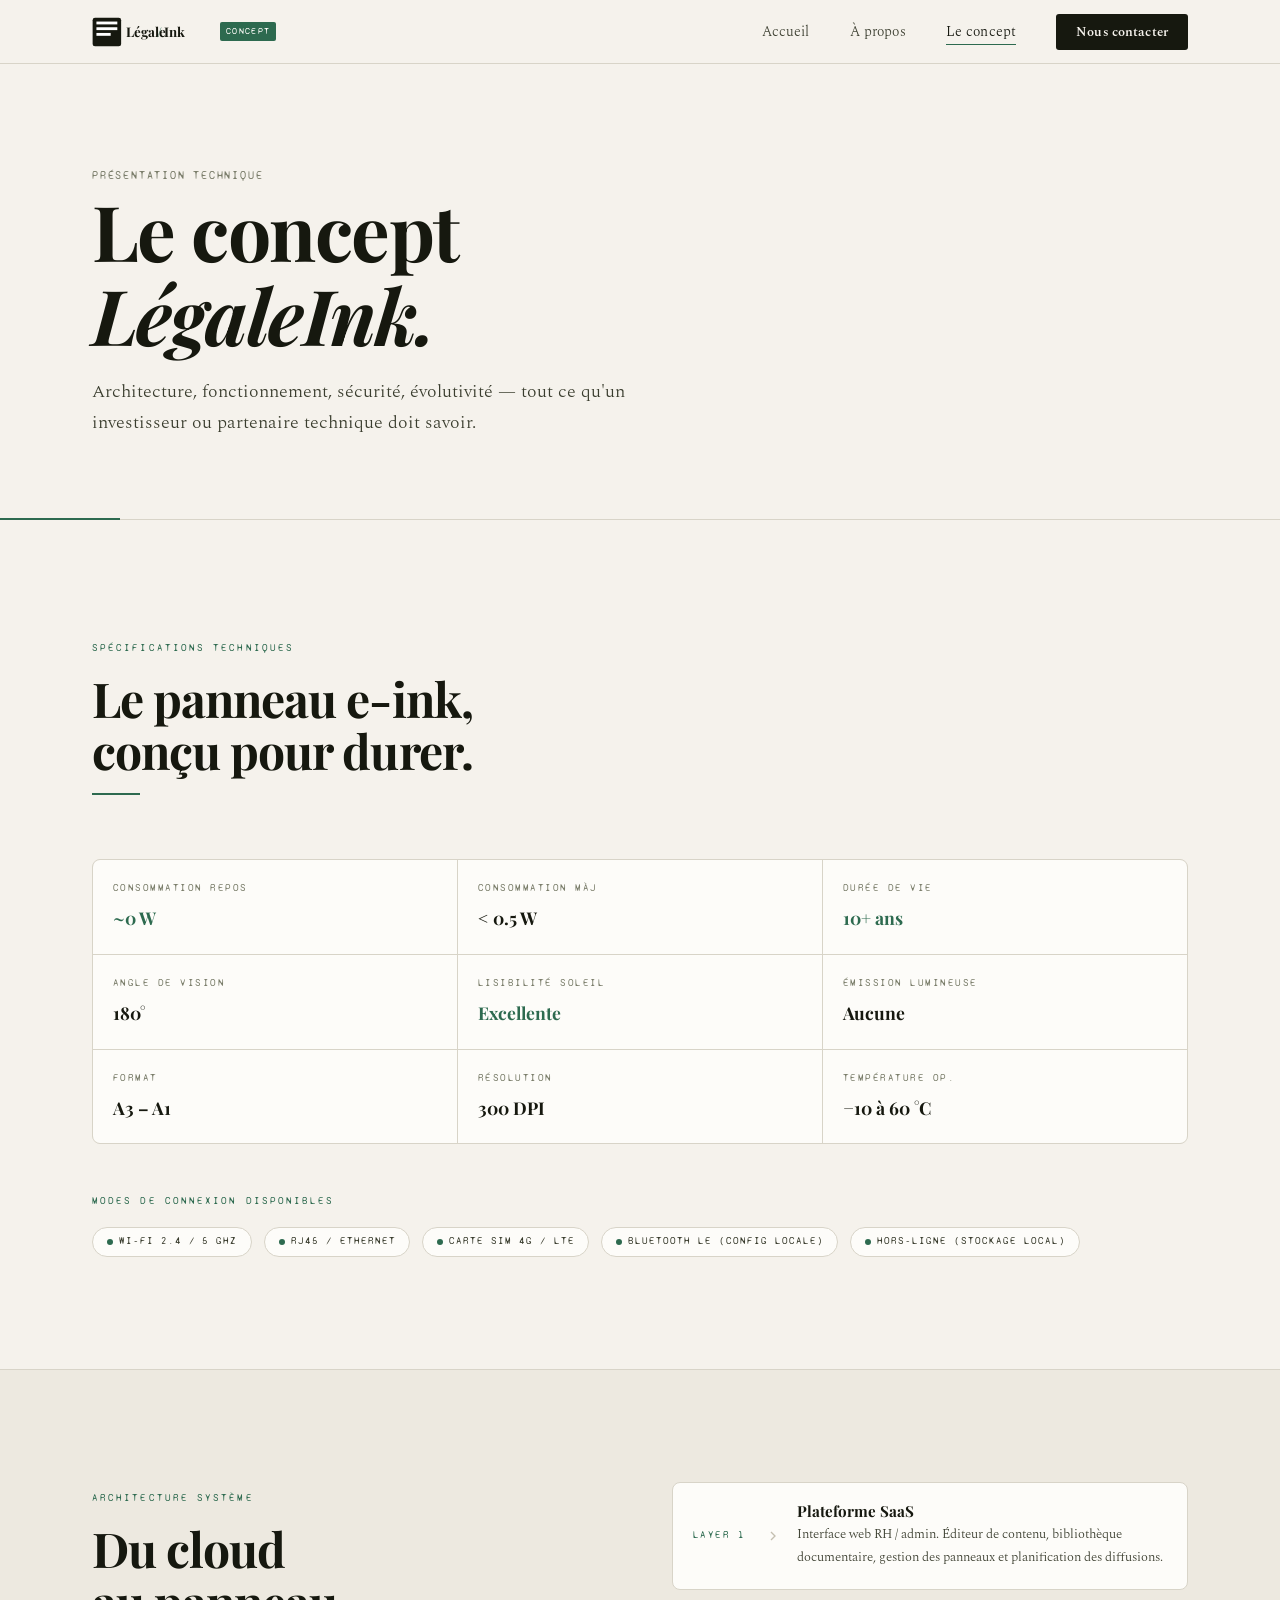
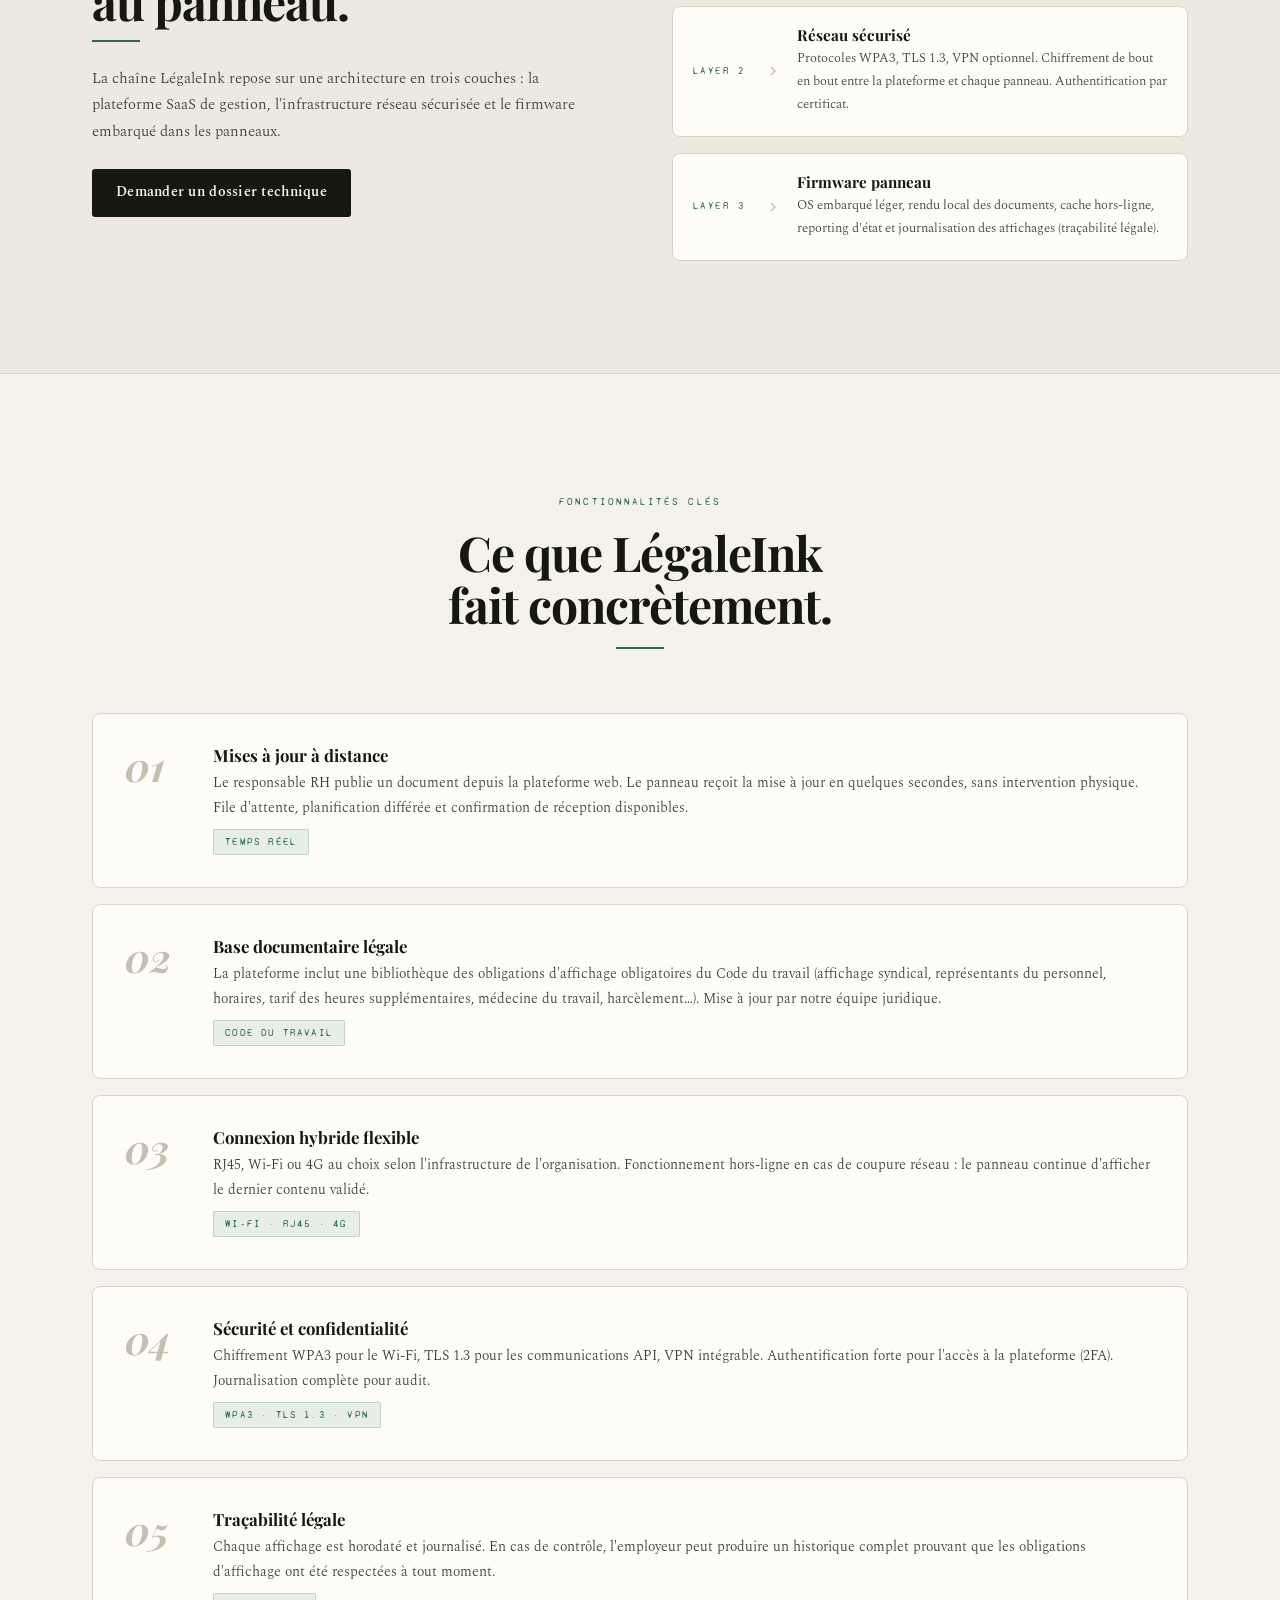
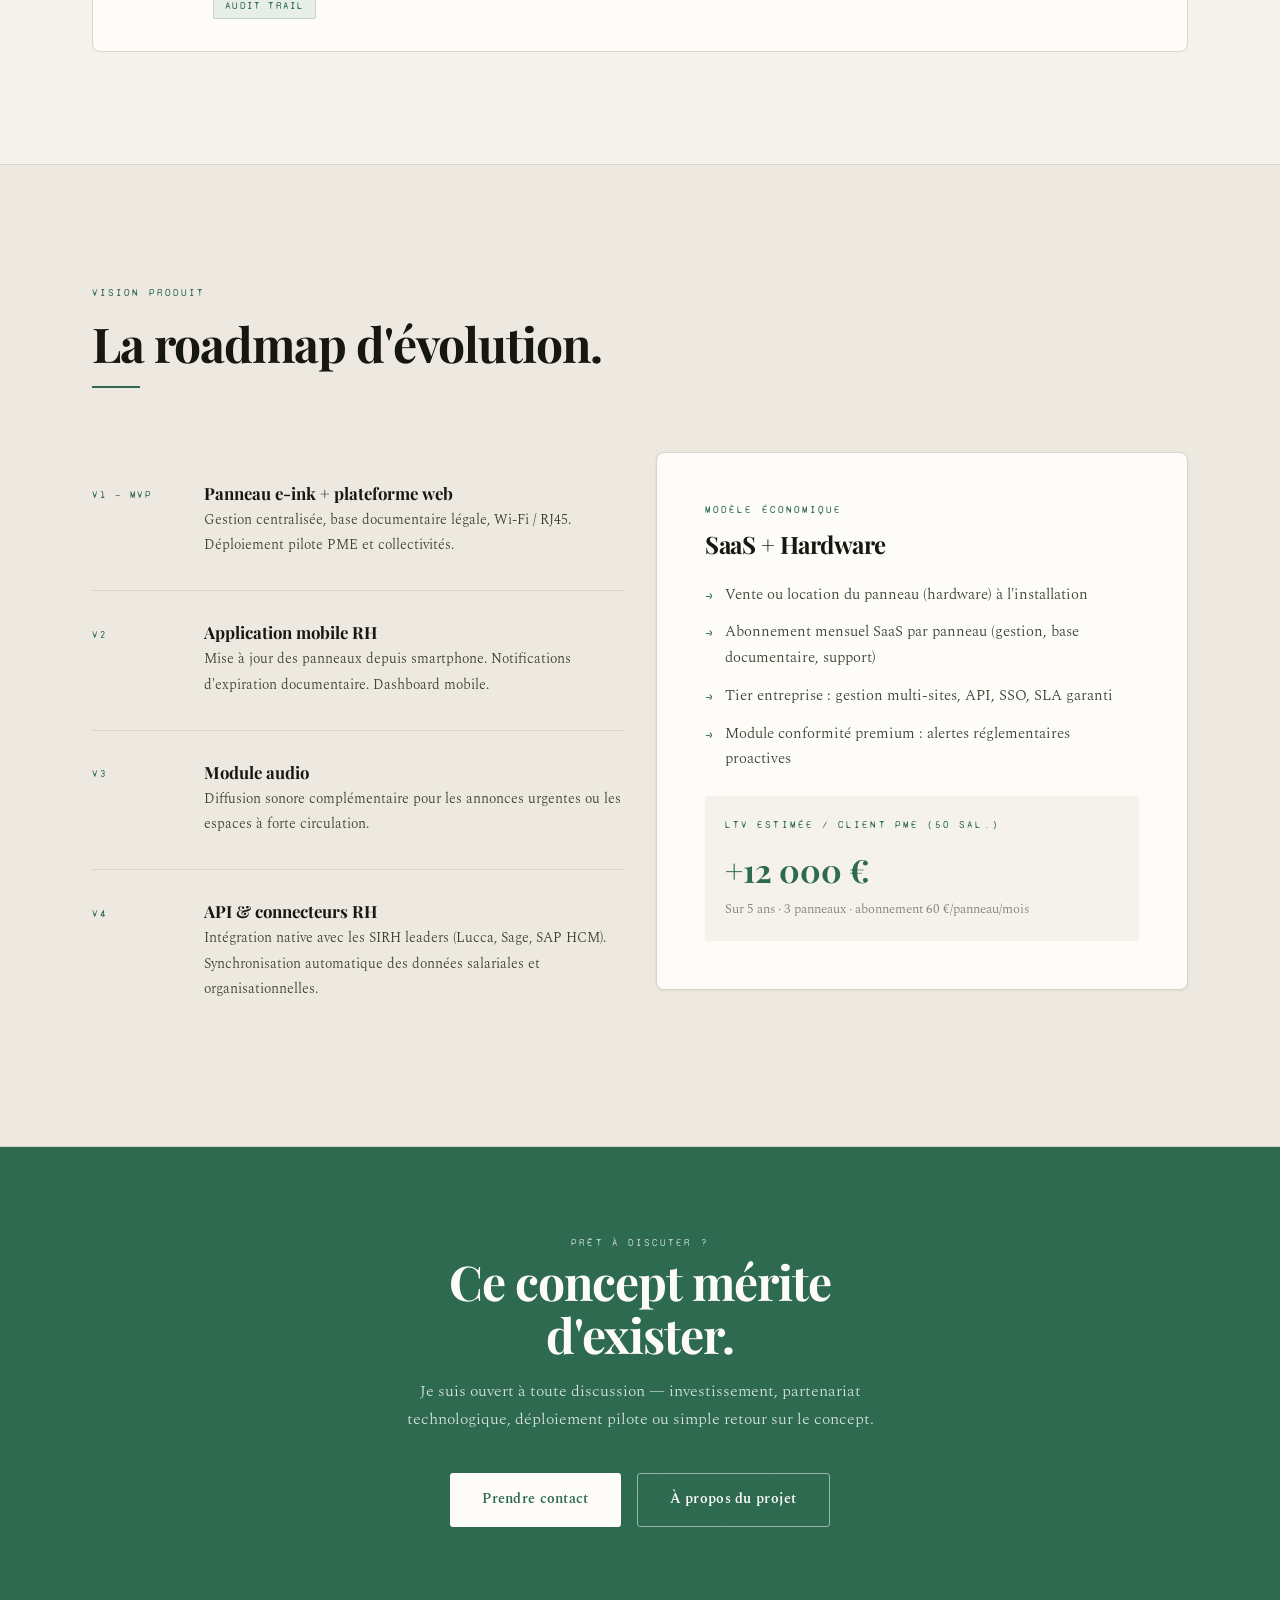
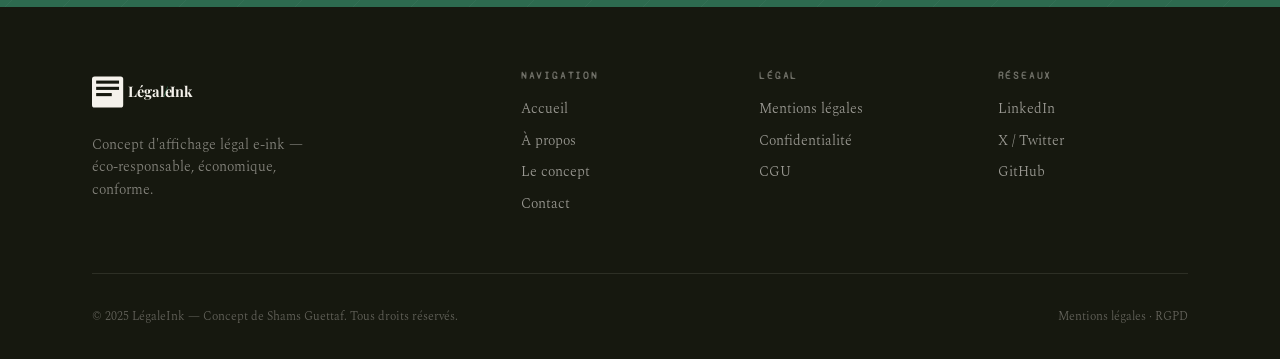
<file: concept.html>
<!DOCTYPE html>
<html lang="fr">
<head>
  <meta charset="UTF-8">
  <meta name="viewport" content="width=device-width, initial-scale=1.0">
  <meta name="description" content="Le concept LégaleInk — panneaux e-ink pour l'affichage légal obligatoire. Fonctionnement, sécurité, évolutivité.">
  <title>Le concept — LégaleInk</title>
  <link rel="stylesheet" href="css/main.css">
  <link rel="preconnect" href="https://fonts.googleapis.com">
  <link rel="stylesheet" href="https://fonts.googleapis.com/css2?family=Playfair+Display:ital,wght@0,400;0,700;0,900;1,400;1,700&family=Spectral:ital,wght@0,300;0,400;0,600;1,300&family=Syne+Mono&display=swap">
  <style>
    .spec-grid { display: grid; grid-template-columns: repeat(3, 1fr); gap: 1px; background: var(--border); border: 1px solid var(--border); border-radius: var(--radius-lg); overflow: hidden; }
    .spec-cell { background: var(--white); padding: 1.25rem; }
    .spec-cell .spec-key { font-family: var(--font-mono); font-size: .62rem; letter-spacing: .15em; text-transform: uppercase; color: var(--ink-3); margin-bottom: .35rem; }
    .spec-cell .spec-val { font-family: var(--font-serif); font-size: 1.1rem; font-weight: 700; color: var(--ink); }
    .spec-cell .spec-val.green { color: var(--green); }
    .arch-row { display: flex; align-items: center; gap: 1rem; padding: 1.25rem; background: var(--white); border: 1px solid var(--border); border-radius: var(--radius-lg); margin-bottom: 1rem; }
    .arch-row:last-child { margin-bottom: 0; }
    .arch-step { font-family: var(--font-mono); font-size: .62rem; color: var(--green); letter-spacing: .15em; text-transform: uppercase; flex-shrink: 0; width: 56px; }
    .arch-arrow { color: var(--border-2); flex-shrink: 0; }
    .arch-row h4 { font-size: .95rem; font-weight: 700; margin-bottom: .2rem; }
    .arch-row p { font-size: .82rem; color: var(--ink-2); }
    .conn-badge {
      display: inline-flex; align-items: center; gap: 6px;
      padding: .35rem .85rem; border-radius: 100px;
      border: 1px solid var(--border);
      background: var(--white);
      font-family: var(--font-mono); font-size: .62rem;
      letter-spacing: .1em; text-transform: uppercase;
      color: var(--ink-2);
    }
    .conn-badge .dot { width: 6px; height: 6px; border-radius: 50%; background: var(--green); flex-shrink: 0; }
  </style>
</head>
<body>

<nav>
  <div class="nav-inner">
    <a href="index.html" class="nav-logo" style="display:flex;align-items:center;gap:8px;">
      <svg xmlns="http://www.w3.org/2000/svg" width="120" height="38" viewBox="0 0 250 80">
        <rect width="250" height="80" fill="none"/>
        <rect x="0" y="10" width="60" height="60" rx="5" ry="5" fill="#16180f"/>
        <rect x="8" y="18" width="44" height="6" fill="#FFFFFF"/>
        <rect x="8" y="30" width="44" height="6" fill="#FFFFFF"/>
        <rect x="8" y="42" width="30" height="6" fill="#FFFFFF"/>
        <text x="70" y="50" font-family="Playfair Display, serif" font-size="28" fill="#16180f" font-weight="bold">Légale</text>
        <text x="136" y="50" font-family="Playfair Display, serif" font-size="28" fill="#2d6a4f" font-weight="bold">/</text>
        <text x="150" y="50" font-family="Playfair Display, serif" font-size="28" fill="#16180f" font-weight="bold">Ink</text>
      </svg>
      <span class="nav-badge">Concept</span>
    </a>
    <ul class="nav-links">
      <li><a href="index.html">Accueil</a></li>
      <li><a href="about.html">À propos</a></li>
      <li><a href="concept.html" class="active">Le concept</a></li>
      <li><a href="contact.html" class="nav-cta-btn">Nous contacter</a></li>
    </ul>
    <button class="nav-mobile-toggle" aria-label="Menu"><span></span><span></span><span></span></button>
  </div>
</nav>

<div class="page-hero">
  <div class="container">
    <span class="mono">Présentation technique</span>
    <h1>Le concept<br><em>LégaleInk.</em></h1>
    <p>Architecture, fonctionnement, sécurité, évolutivité — tout ce qu'un investisseur ou partenaire technique doit savoir.</p>
  </div>
</div>

<!-- SPECS -->
<section>
  <div class="container">
    <div class="section-header" data-reveal>
      <span class="label">Spécifications techniques</span>
      <h2>Le panneau e-ink,<br>conçu pour durer.</h2>
      <div class="rule-green" style="margin:.75rem 0;"></div>
    </div>
    <div class="spec-grid" data-reveal>
      <div class="spec-cell">
        <div class="spec-key">Consommation repos</div>
        <div class="spec-val green">~0 W</div>
      </div>
      <div class="spec-cell">
        <div class="spec-key">Consommation màj</div>
        <div class="spec-val">< 0.5 W</div>
      </div>
      <div class="spec-cell">
        <div class="spec-key">Durée de vie</div>
        <div class="spec-val green">10+ ans</div>
      </div>
      <div class="spec-cell">
        <div class="spec-key">Angle de vision</div>
        <div class="spec-val">180°</div>
      </div>
      <div class="spec-cell">
        <div class="spec-key">Lisibilité soleil</div>
        <div class="spec-val green">Excellente</div>
      </div>
      <div class="spec-cell">
        <div class="spec-key">Émission lumineuse</div>
        <div class="spec-val">Aucune</div>
      </div>
      <div class="spec-cell">
        <div class="spec-key">Format</div>
        <div class="spec-val">A3 – A1</div>
      </div>
      <div class="spec-cell">
        <div class="spec-key">Résolution</div>
        <div class="spec-val">300 DPI</div>
      </div>
      <div class="spec-cell">
        <div class="spec-key">Température op.</div>
        <div class="spec-val">−10 à 60 °C</div>
      </div>
    </div>

    <!-- CONNEXIONS -->
    <div style="margin-top:3rem;" data-reveal>
      <span class="label" style="display:block;margin-bottom:1rem;">Modes de connexion disponibles</span>
      <div style="display:flex;gap:.75rem;flex-wrap:wrap;">
        <div class="conn-badge"><span class="dot"></span>Wi-Fi 2.4 / 5 GHz</div>
        <div class="conn-badge"><span class="dot"></span>RJ45 / Ethernet</div>
        <div class="conn-badge"><span class="dot"></span>Carte SIM 4G / LTE</div>
        <div class="conn-badge"><span class="dot"></span>Bluetooth LE (config locale)</div>
        <div class="conn-badge"><span class="dot"></span>Hors-ligne (stockage local)</div>
      </div>
    </div>
  </div>
</section>

<!-- ARCHITECTURE -->
<section style="background:var(--cream-2);border-top:1px solid var(--border);border-bottom:1px solid var(--border);">
  <div class="container">
    <div class="grid-2" style="gap:4rem;align-items:flex-start;">
      <div data-reveal>
        <span class="label">Architecture système</span>
        <h2 style="margin-top:.75rem;">Du cloud<br>au panneau.</h2>
        <div class="rule-green" style="margin:.75rem 0 1.5rem;"></div>
        <p style="color:var(--ink-2);margin-bottom:1.5rem;font-size:.95rem;">La chaîne LégaleInk repose sur une architecture en trois couches : la plateforme SaaS de gestion, l'infrastructure réseau sécurisée et le firmware embarqué dans les panneaux.</p>
        <a href="contact.html" class="btn btn-primary" style="font-size:.85rem;padding:.75rem 1.5rem;">Demander un dossier technique</a>
      </div>
      <div data-reveal data-delay="1">
        <div class="arch-row">
          <span class="arch-step">Layer 1</span>
          <svg class="arch-arrow" width="16" height="16" fill="none" stroke="currentColor" stroke-width="2" viewBox="0 0 24 24"><polyline points="9 18 15 12 9 6"/></svg>
          <div>
            <h4>Plateforme SaaS</h4>
            <p>Interface web RH / admin. Éditeur de contenu, bibliothèque documentaire, gestion des panneaux et planification des diffusions.</p>
          </div>
        </div>
        <div class="arch-row">
          <span class="arch-step">Layer 2</span>
          <svg class="arch-arrow" width="16" height="16" fill="none" stroke="currentColor" stroke-width="2" viewBox="0 0 24 24"><polyline points="9 18 15 12 9 6"/></svg>
          <div>
            <h4>Réseau sécurisé</h4>
            <p>Protocoles WPA3, TLS 1.3, VPN optionnel. Chiffrement de bout en bout entre la plateforme et chaque panneau. Authentification par certificat.</p>
          </div>
        </div>
        <div class="arch-row">
          <span class="arch-step">Layer 3</span>
          <svg class="arch-arrow" width="16" height="16" fill="none" stroke="currentColor" stroke-width="2" viewBox="0 0 24 24"><polyline points="9 18 15 12 9 6"/></svg>
          <div>
            <h4>Firmware panneau</h4>
            <p>OS embarqué léger, rendu local des documents, cache hors-ligne, reporting d'état et journalisation des affichages (traçabilité légale).</p>
          </div>
        </div>
      </div>
    </div>
  </div>
</section>

<!-- FONCTIONNALITÉS -->
<section>
  <div class="container">
    <div class="section-header centered" data-reveal>
      <span class="label">Fonctionnalités clés</span>
      <h2>Ce que LégaleInk<br>fait concrètement.</h2>
      <div class="rule-green" style="margin:.75rem auto 0;"></div>
    </div>
    <div style="display:flex;flex-direction:column;gap:1rem;">
      <div class="concept-feature" data-reveal data-delay="1">
        <div class="concept-feature-num">01</div>
        <div>
          <h3>Mises à jour à distance</h3>
          <p>Le responsable RH publie un document depuis la plateforme web. Le panneau reçoit la mise à jour en quelques secondes, sans intervention physique. File d'attente, planification différée et confirmation de réception disponibles.</p>
          <span class="badge" style="margin-top:.5rem;">Temps réel</span>
        </div>
      </div>
      <div class="concept-feature" data-reveal>
        <div class="concept-feature-num">02</div>
        <div>
          <h3>Base documentaire légale</h3>
          <p>La plateforme inclut une bibliothèque des obligations d'affichage obligatoires du Code du travail (affichage syndical, représentants du personnel, horaires, tarif des heures supplémentaires, médecine du travail, harcèlement…). Mise à jour par notre équipe juridique.</p>
          <span class="badge" style="margin-top:.5rem;">Code du travail</span>
        </div>
      </div>
      <div class="concept-feature" data-reveal>
        <div class="concept-feature-num">03</div>
        <div>
          <h3>Connexion hybride flexible</h3>
          <p>RJ45, Wi-Fi ou 4G au choix selon l'infrastructure de l'organisation. Fonctionnement hors-ligne en cas de coupure réseau : le panneau continue d'afficher le dernier contenu validé.</p>
          <span class="badge" style="margin-top:.5rem;">Wi-Fi · RJ45 · 4G</span>
        </div>
      </div>
      <div class="concept-feature" data-reveal>
        <div class="concept-feature-num">04</div>
        <div>
          <h3>Sécurité et confidentialité</h3>
          <p>Chiffrement WPA3 pour le Wi-Fi, TLS 1.3 pour les communications API, VPN intégrable. Authentification forte pour l'accès à la plateforme (2FA). Journalisation complète pour audit.</p>
          <span class="badge" style="margin-top:.5rem;">WPA3 · TLS 1.3 · VPN</span>
        </div>
      </div>
      <div class="concept-feature" data-reveal>
        <div class="concept-feature-num">05</div>
        <div>
          <h3>Traçabilité légale</h3>
          <p>Chaque affichage est horodaté et journalisé. En cas de contrôle, l'employeur peut produire un historique complet prouvant que les obligations d'affichage ont été respectées à tout moment.</p>
          <span class="badge" style="margin-top:.5rem;">Audit trail</span>
        </div>
      </div>
    </div>
  </div>
</section>

<!-- ÉVOLUTIVITÉ -->
<section style="background:var(--cream-2);border-top:1px solid var(--border);border-bottom:1px solid var(--border);">
  <div class="container">
    <div class="section-header" data-reveal>
      <span class="label">Vision produit</span>
      <h2>La roadmap d'évolution.</h2>
      <div class="rule-green" style="margin:.75rem 0;"></div>
    </div>
    <div class="grid-2">
      <div>
        <div class="timeline" data-reveal>
          <div class="timeline-item">
            <span class="timeline-num">V1 — MVP</span>
            <div class="timeline-body">
              <h3>Panneau e-ink + plateforme web</h3>
              <p>Gestion centralisée, base documentaire légale, Wi-Fi / RJ45. Déploiement pilote PME et collectivités.</p>
            </div>
          </div>
          <div class="timeline-item">
            <span class="timeline-num">V2</span>
            <div class="timeline-body">
              <h3>Application mobile RH</h3>
              <p>Mise à jour des panneaux depuis smartphone. Notifications d'expiration documentaire. Dashboard mobile.</p>
            </div>
          </div>
          <div class="timeline-item">
            <span class="timeline-num">V3</span>
            <div class="timeline-body">
              <h3>Module audio</h3>
              <p>Diffusion sonore complémentaire pour les annonces urgentes ou les espaces à forte circulation.</p>
            </div>
          </div>
          <div class="timeline-item">
            <span class="timeline-num">V4</span>
            <div class="timeline-body">
              <h3>API & connecteurs RH</h3>
              <p>Intégration native avec les SIRH leaders (Lucca, Sage, SAP HCM). Synchronisation automatique des données salariales et organisationnelles.</p>
            </div>
          </div>
        </div>
      </div>
      <div data-reveal data-delay="1">
        <div class="invest-block" style="margin-top:0;">
          <span class="label" style="display:block;margin-bottom:.75rem;">Modèle économique</span>
          <h2 style="font-size:1.5rem;margin-bottom:1rem;">SaaS + Hardware</h2>
          <ul class="invest-list">
            <li>Vente ou location du panneau (hardware) à l'installation</li>
            <li>Abonnement mensuel SaaS par panneau (gestion, base documentaire, support)</li>
            <li>Tier entreprise : gestion multi-sites, API, SSO, SLA garanti</li>
            <li>Module conformité premium : alertes réglementaires proactives</li>
          </ul>
          <div style="background:var(--cream);border-radius:var(--radius);padding:1.25rem;margin-top:1.5rem;">
            <div class="label" style="margin-bottom:.5rem;">LTV estimée / client PME (50 sal.)</div>
            <div style="font-family:var(--font-serif);font-size:2rem;font-weight:700;color:var(--green);">+12 000 €</div>
            <div style="font-size:.8rem;color:var(--ink-3);">Sur 5 ans · 3 panneaux · abonnement 60 €/panneau/mois</div>
          </div>
        </div>
      </div>
    </div>
  </div>
</section>

<div class="cta-band">
  <div class="container">
    <span class="label" style="color:rgba(255,255,255,.7);">Prêt à discuter ?</span>
    <h2>Ce concept mérite<br>d'exister.</h2>
    <p>Je suis ouvert à toute discussion — investissement, partenariat technologique, déploiement pilote ou simple retour sur le concept.</p>
    <div style="display:flex;gap:1rem;justify-content:center;flex-wrap:wrap;">
      <a href="contact.html" class="btn btn-white">Prendre contact</a>
      <a href="about.html" class="btn btn-outline-white">À propos du projet</a>
    </div>
  </div>
</div>

<footer>
  <div class="container">
    <div class="footer-grid">
      <div class="footer-brand">
        <svg xmlns="http://www.w3.org/2000/svg" width="130" height="42" viewBox="0 0 250 80">
        <rect width="250" height="80" fill="none"/>
        <rect x="0" y="10" width="60" height="60" rx="5" ry="5" fill="#f5f2ec"/>
        <rect x="8" y="18" width="44" height="6" fill="#16180f"/>
        <rect x="8" y="30" width="44" height="6" fill="#16180f"/>
        <rect x="8" y="42" width="30" height="6" fill="#16180f"/>
        <text x="70" y="50" font-family="Playfair Display, serif" font-size="28" fill="#f5f2ec" font-weight="bold">Légale</text>
        <text x="136" y="50" font-family="Playfair Display, serif" font-size="28" fill="#40916c" font-weight="bold">/</text>
        <text x="150" y="50" font-family="Playfair Display, serif" font-size="28" fill="#f5f2ec" font-weight="bold">Ink</text>
      </svg>
        <p>Concept d'affichage légal e-ink — éco-responsable, économique, conforme.</p>
      </div>
      <div class="footer-col"><h4>Navigation</h4><a href="index.html">Accueil</a><a href="about.html">À propos</a><a href="concept.html">Le concept</a><a href="contact.html">Contact</a></div>
      <div class="footer-col"><h4>Légal</h4><a href="privacy.html">Mentions légales</a><a href="privacy.html#rgpd">Confidentialité</a><a href="privacy.html#cgu">CGU</a></div>
      <div class="footer-col"><h4>Réseaux</h4><a href="https://www.linkedin.com/in/shamsguettaf/" target="_blank" rel="noopener">LinkedIn</a><a href="https://x.com/shamsetdean" target="_blank" rel="noopener">X / Twitter</a><a href="https://github.com/shamsetdean/sentinel" target="_blank" rel="noopener">GitHub</a></div>
    </div>
    <div class="footer-bottom">
      <span>© 2025 LégaleInk — Concept de Shams Guettaf. Tous droits réservés.</span>
      <span><a href="privacy.html">Mentions légales</a> · <a href="privacy.html#rgpd">RGPD</a></span>
    </div>
  </div>
</footer>

<script src="js/main.js"></script>
</body>
</html>
</file>
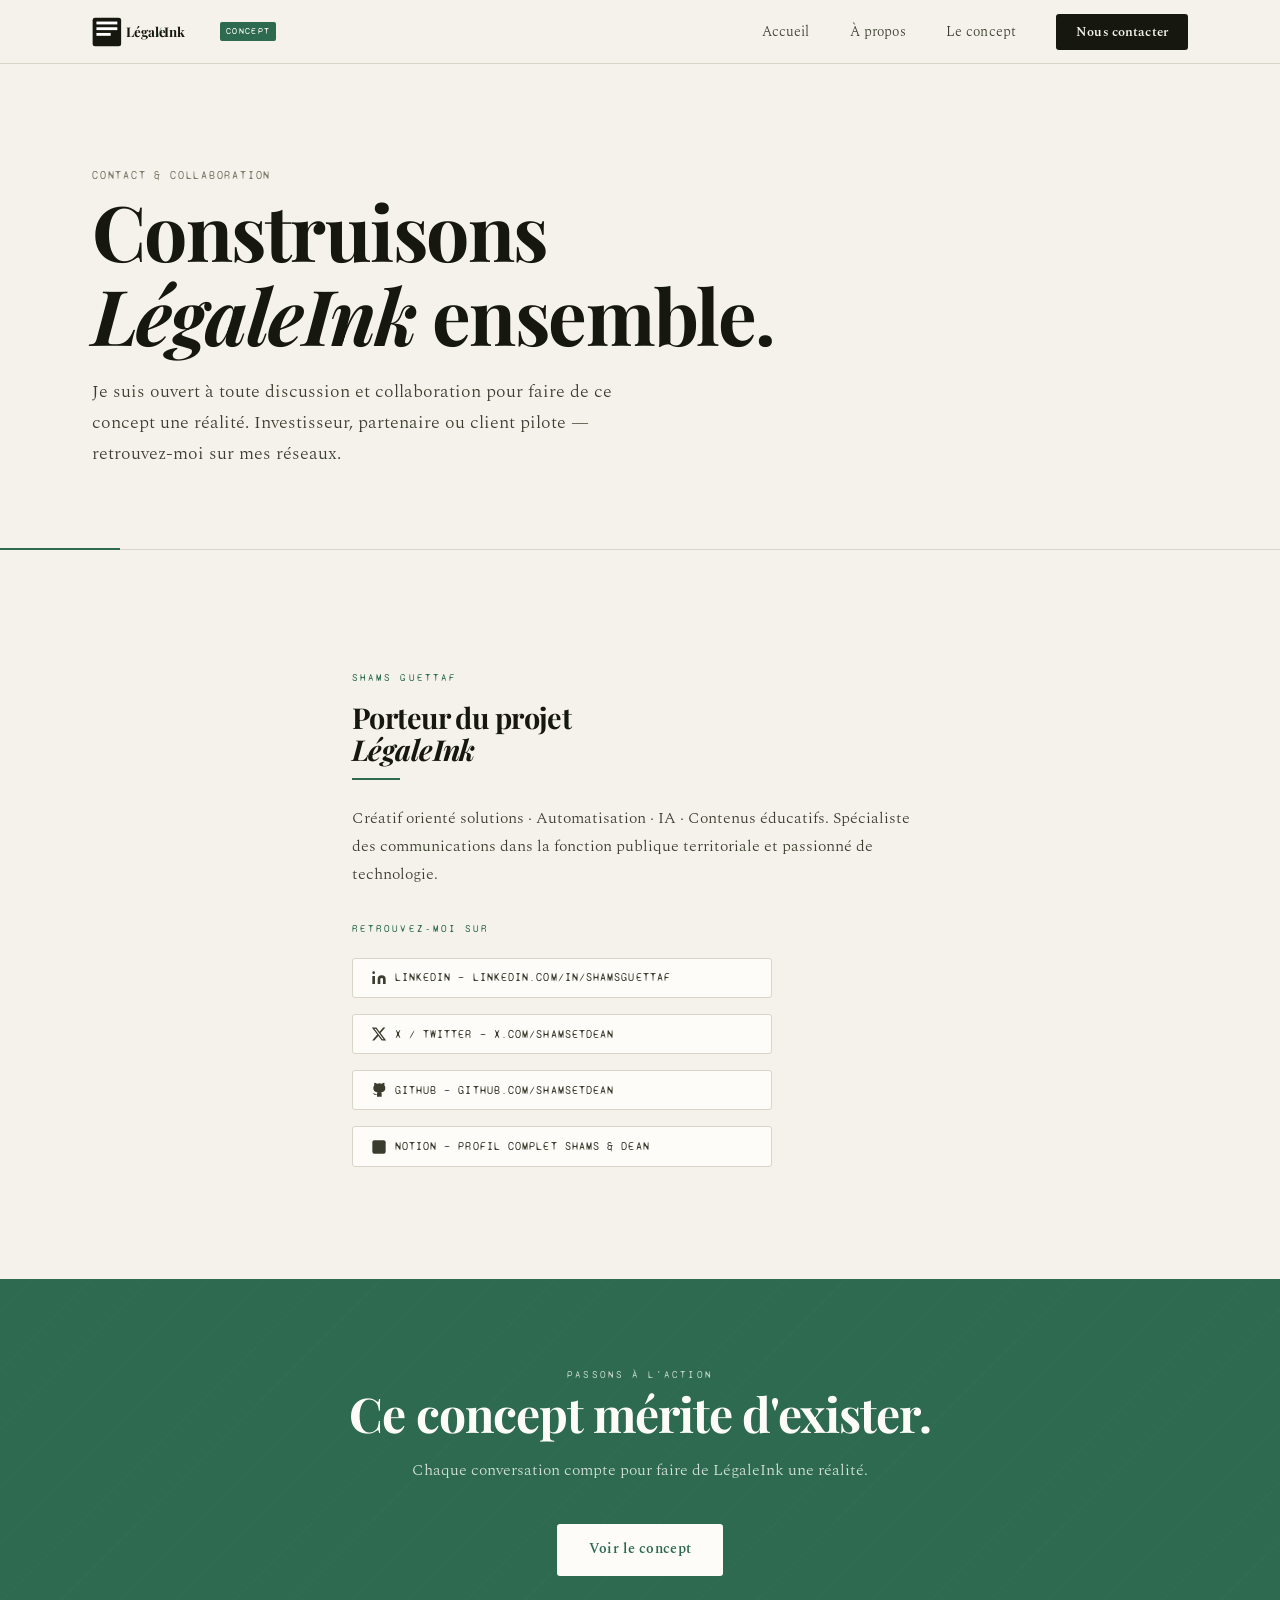
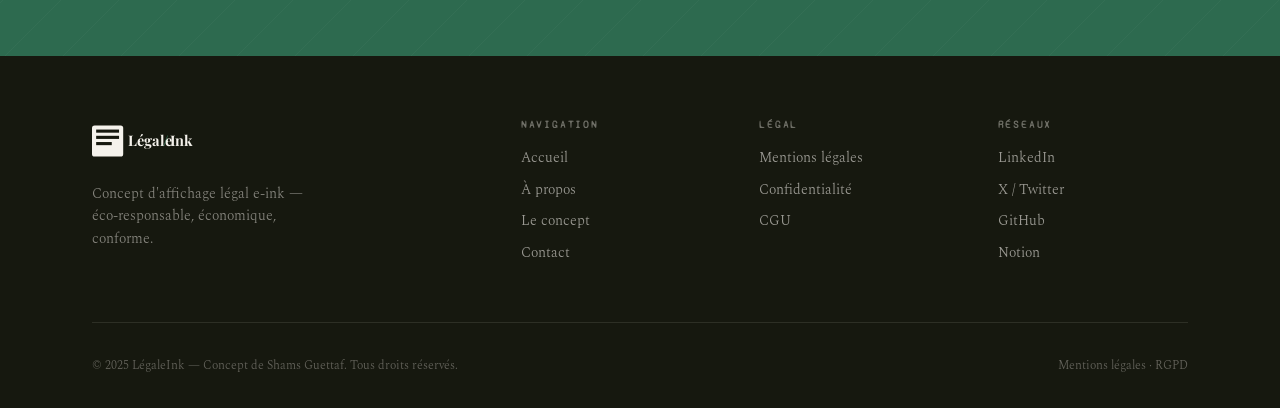
<file: contact.html>
<!DOCTYPE html>
<html lang="fr">
<head>
  <meta charset="UTF-8">
  <meta name="viewport" content="width=device-width, initial-scale=1.0">
  <meta name="description" content="Contactez LégaleInk — investissement, partenariat, collaboration.">
  <title>Contact — LégaleInk</title>
  <link rel="stylesheet" href="css/main.css">
  <link rel="preconnect" href="https://fonts.googleapis.com">
  <link rel="stylesheet" href="https://fonts.googleapis.com/css2?family=Playfair+Display:ital,wght@0,400;0,700;0,900;1,400;1,700&family=Spectral:ital,wght@0,300;0,400;0,600;1,300&family=Syne+Mono&display=swap">
</head>
<body>

<nav>
  <div class="nav-inner">
    <a href="index.html" class="nav-logo" style="display:flex;align-items:center;gap:8px;">
      <svg xmlns="http://www.w3.org/2000/svg" width="120" height="38" viewBox="0 0 250 80">
        <rect width="250" height="80" fill="none"/>
        <rect x="0" y="10" width="60" height="60" rx="5" ry="5" fill="#16180f"/>
        <rect x="8" y="18" width="44" height="6" fill="#FFFFFF"/>
        <rect x="8" y="30" width="44" height="6" fill="#FFFFFF"/>
        <rect x="8" y="42" width="30" height="6" fill="#FFFFFF"/>
        <text x="70" y="50" font-family="Playfair Display, serif" font-size="28" fill="#16180f" font-weight="bold">Légale</text>
        <text x="136" y="50" font-family="Playfair Display, serif" font-size="28" fill="#2d6a4f" font-weight="bold">/</text>
        <text x="150" y="50" font-family="Playfair Display, serif" font-size="28" fill="#16180f" font-weight="bold">Ink</text>
      </svg>
      <span class="nav-badge">Concept</span>
    </a>
    <ul class="nav-links">
      <li><a href="index.html">Accueil</a></li>
      <li><a href="about.html">À propos</a></li>
      <li><a href="concept.html">Le concept</a></li>
      <li><a href="contact.html" class="nav-cta-btn active">Nous contacter</a></li>
    </ul>
    <button class="nav-mobile-toggle" aria-label="Menu"><span></span><span></span><span></span></button>
  </div>
</nav>

<div class="page-hero">
  <div class="container">
    <span class="mono">Contact & collaboration</span>
    <h1>Construisons<br><em>LégaleInk</em> ensemble.</h1>
    <p>Je suis ouvert à toute discussion et collaboration pour faire de ce concept une réalité. Investisseur, partenaire ou client pilote — retrouvez-moi sur mes réseaux.</p>
  </div>
</div>

<section>
  <div class="container" style="max-width: 640px;">
    <div data-reveal>
      <span class="label">Shams Guettaf</span>
      <h2 style="margin-top:.75rem;font-size:1.8rem;">Porteur du projet<br><em>LégaleInk</em></h2>
      <div class="rule-green" style="margin:.75rem 0 1.5rem;"></div>
      <p style="color:var(--ink-2);margin-bottom:2rem;">Créatif orienté solutions · Automatisation · IA · Contenus éducatifs. Spécialiste des communications dans la fonction publique territoriale et passionné de technologie.</p>

      <span class="label" style="display:block;margin-bottom:1.25rem;">Retrouvez-moi sur</span>
      <div class="social-links" style="flex-direction:column;max-width:420px;">
        <a href="https://www.linkedin.com/in/shamsguettaf/" target="_blank" rel="noopener" class="social-link">
          <svg width="16" height="16" fill="currentColor" viewBox="0 0 24 24"><path d="M16 8a6 6 0 0 1 6 6v7h-4v-7a2 2 0 0 0-2-2 2 2 0 0 0-2 2v7h-4v-7a6 6 0 0 1 6-6z"/><rect x="2" y="9" width="4" height="12"/><circle cx="4" cy="4" r="2"/></svg>
          LinkedIn — linkedin.com/in/shamsguettaf
        </a>
        <a href="https://x.com/shamsetdean" target="_blank" rel="noopener" class="social-link">
          <svg width="16" height="16" fill="currentColor" viewBox="0 0 24 24"><path d="M18.244 2.25h3.308l-7.227 8.26 8.502 11.24H16.17l-5.214-6.817L4.99 21.75H1.68l7.73-8.835L1.254 2.25H8.08l4.713 6.231zm-1.161 17.52h1.833L7.084 4.126H5.117z"/></svg>
          X / Twitter — x.com/shamsetdean
        </a>
        <a href="https://github.com/shamsetdean/sentinel" target="_blank" rel="noopener" class="social-link">
          <svg width="16" height="16" fill="currentColor" viewBox="0 0 24 24"><path d="M9 19c-5 1.5-5-2.5-7-3m14 6v-3.87a3.37 3.37 0 0 0-.94-2.61c3.14-.35 6.44-1.54 6.44-7A5.44 5.44 0 0 0 20 4.77 5.07 5.07 0 0 0 19.91 1S18.73.65 16 2.48a13.38 13.38 0 0 0-7 0C6.27.65 5.09 1 5.09 1A5.07 5.07 0 0 0 5 4.77a5.44 5.44 0 0 0-1.5 3.78c0 5.42 3.3 6.61 6.44 7A3.37 3.37 0 0 0 9 18.13V22"/></svg>
          GitHub — github.com/shamsetdean
        </a>
        <a href="https://abstracted-crush-f4e.notion.site/SHAMS-DEAN-286d3f1e5597815f9fdfc90d48445621" target="_blank" rel="noopener" class="social-link">
          <svg width="16" height="16" fill="currentColor" viewBox="0 0 24 24"><rect x="2" y="2" width="20" height="20" rx="3"/></svg>
          Notion — Profil complet Shams & Dean
        </a>
      </div>
    </div>
  </div>
</section>

<div class="cta-band">
  <div class="container">
    <span class="label" style="color:rgba(255,255,255,.7);">Passons à l'action</span>
    <h2>Ce concept mérite d'exister.</h2>
    <p>Chaque conversation compte pour faire de LégaleInk une réalité.</p>
    <a href="concept.html" class="btn btn-white">Voir le concept</a>
  </div>
</div>

<footer>
  <div class="container">
    <div class="footer-grid">
      <div class="footer-brand">
        <svg xmlns="http://www.w3.org/2000/svg" width="130" height="42" viewBox="0 0 250 80">
        <rect width="250" height="80" fill="none"/>
        <rect x="0" y="10" width="60" height="60" rx="5" ry="5" fill="#f5f2ec"/>
        <rect x="8" y="18" width="44" height="6" fill="#16180f"/>
        <rect x="8" y="30" width="44" height="6" fill="#16180f"/>
        <rect x="8" y="42" width="30" height="6" fill="#16180f"/>
        <text x="70" y="50" font-family="Playfair Display, serif" font-size="28" fill="#f5f2ec" font-weight="bold">Légale</text>
        <text x="136" y="50" font-family="Playfair Display, serif" font-size="28" fill="#40916c" font-weight="bold">/</text>
        <text x="150" y="50" font-family="Playfair Display, serif" font-size="28" fill="#f5f2ec" font-weight="bold">Ink</text>
      </svg>
        <p>Concept d'affichage légal e-ink — éco-responsable, économique, conforme.</p>
      </div>
      <div class="footer-col"><h4>Navigation</h4><a href="index.html">Accueil</a><a href="about.html">À propos</a><a href="concept.html">Le concept</a><a href="contact.html">Contact</a></div>
      <div class="footer-col"><h4>Légal</h4><a href="privacy.html">Mentions légales</a><a href="privacy.html#rgpd">Confidentialité</a><a href="privacy.html#cgu">CGU</a></div>
      <div class="footer-col"><h4>Réseaux</h4><a href="https://www.linkedin.com/in/shamsguettaf/" target="_blank" rel="noopener">LinkedIn</a><a href="https://x.com/shamsetdean" target="_blank" rel="noopener">X / Twitter</a><a href="https://github.com/shamsetdean/sentinel" target="_blank" rel="noopener">GitHub</a><a href="https://abstracted-crush-f4e.notion.site/SHAMS-DEAN-286d3f1e5597815f9fdfc90d48445621" target="_blank" rel="noopener">Notion</a></div>
    </div>
    <div class="footer-bottom">
      <span>© 2025 LégaleInk — Concept de Shams Guettaf. Tous droits réservés.</span>
      <span><a href="privacy.html">Mentions légales</a> · <a href="privacy.html#rgpd">RGPD</a></span>
    </div>
  </div>
</footer>

<script src="js/main.js"></script>
</body>
</html>
</file>
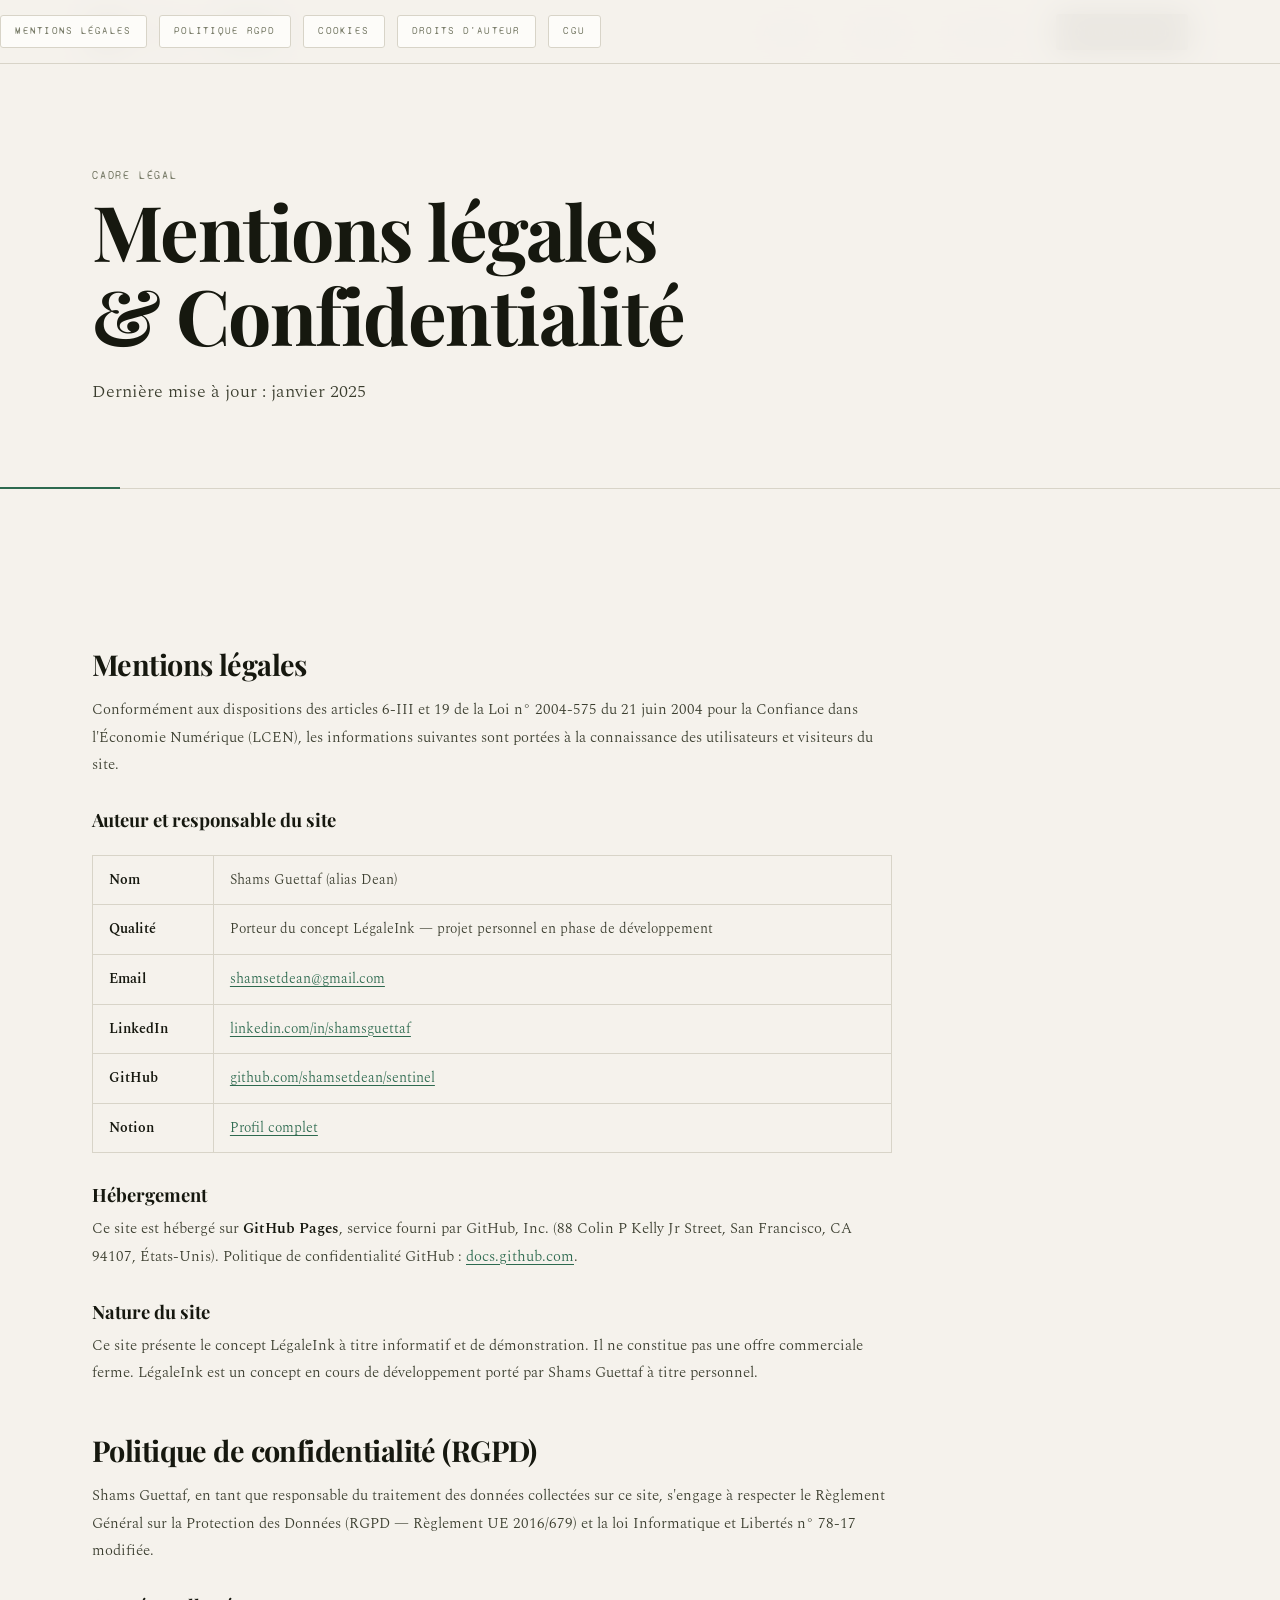
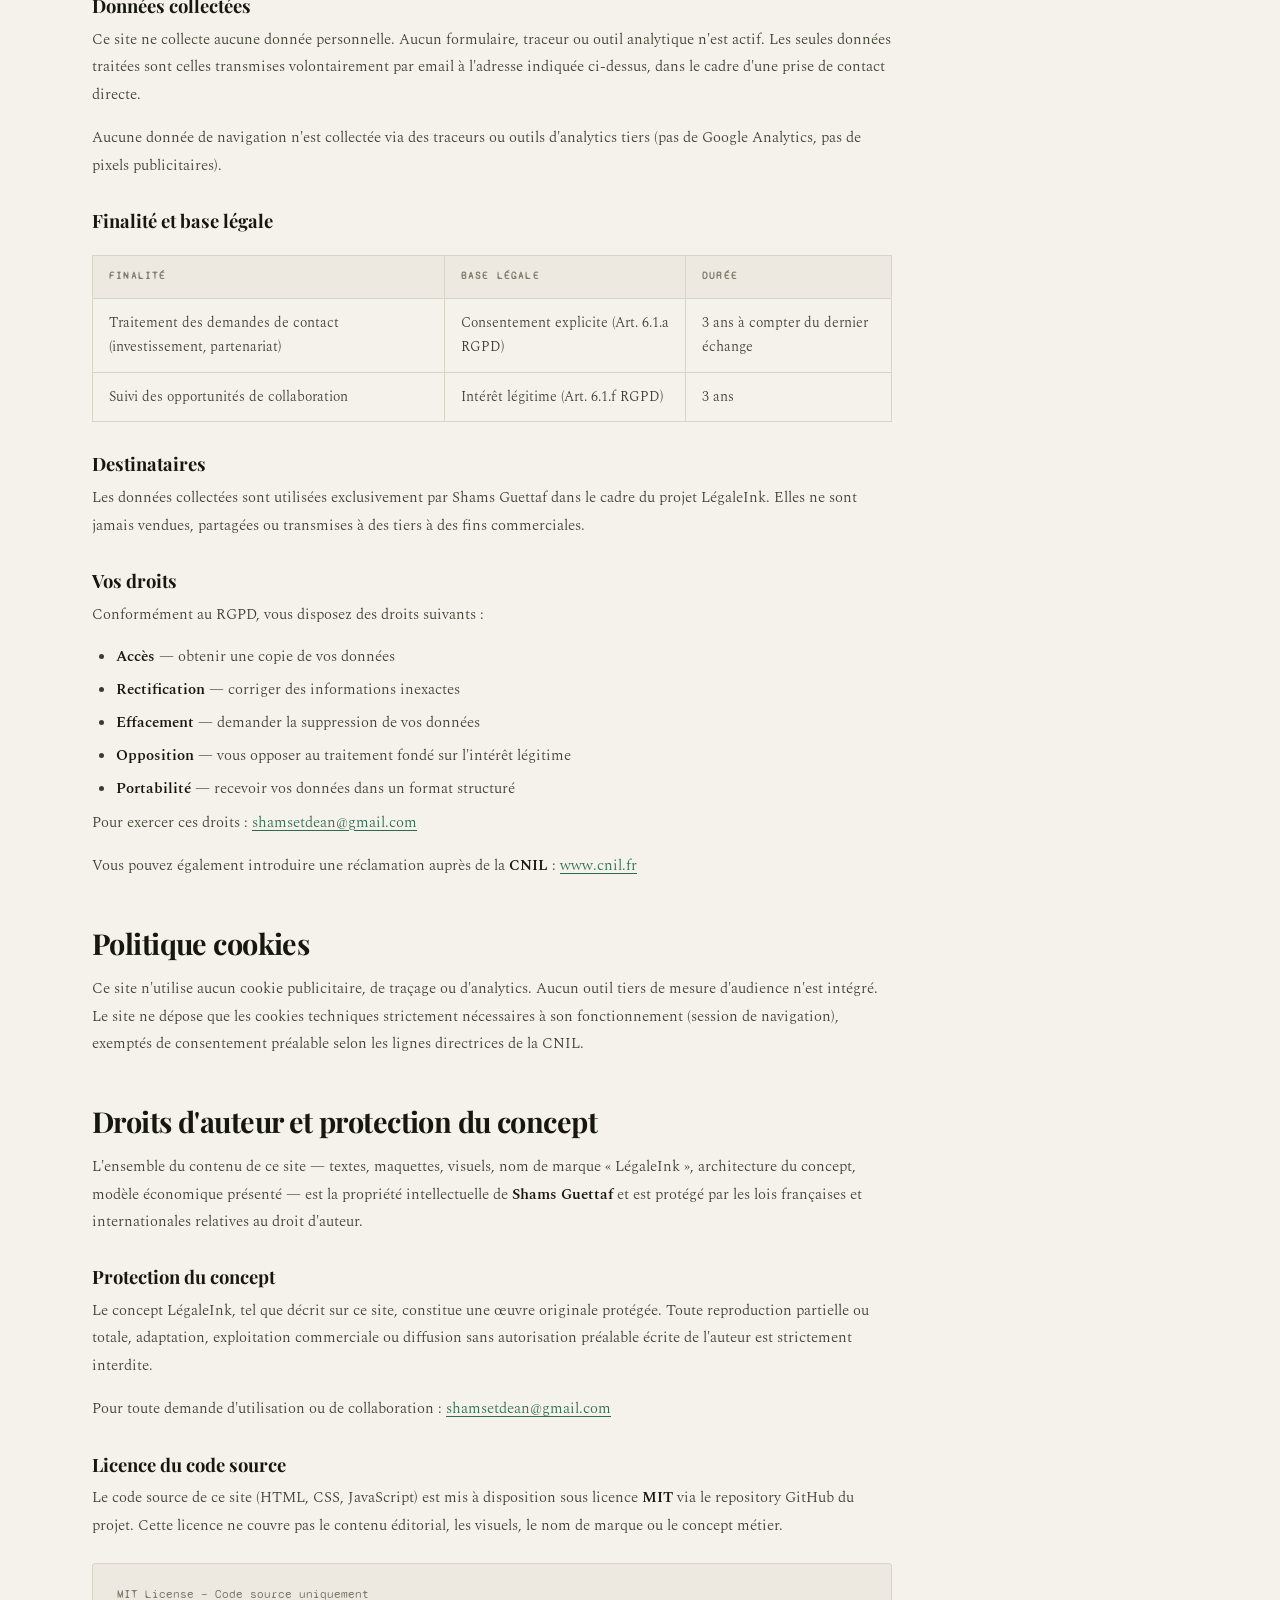
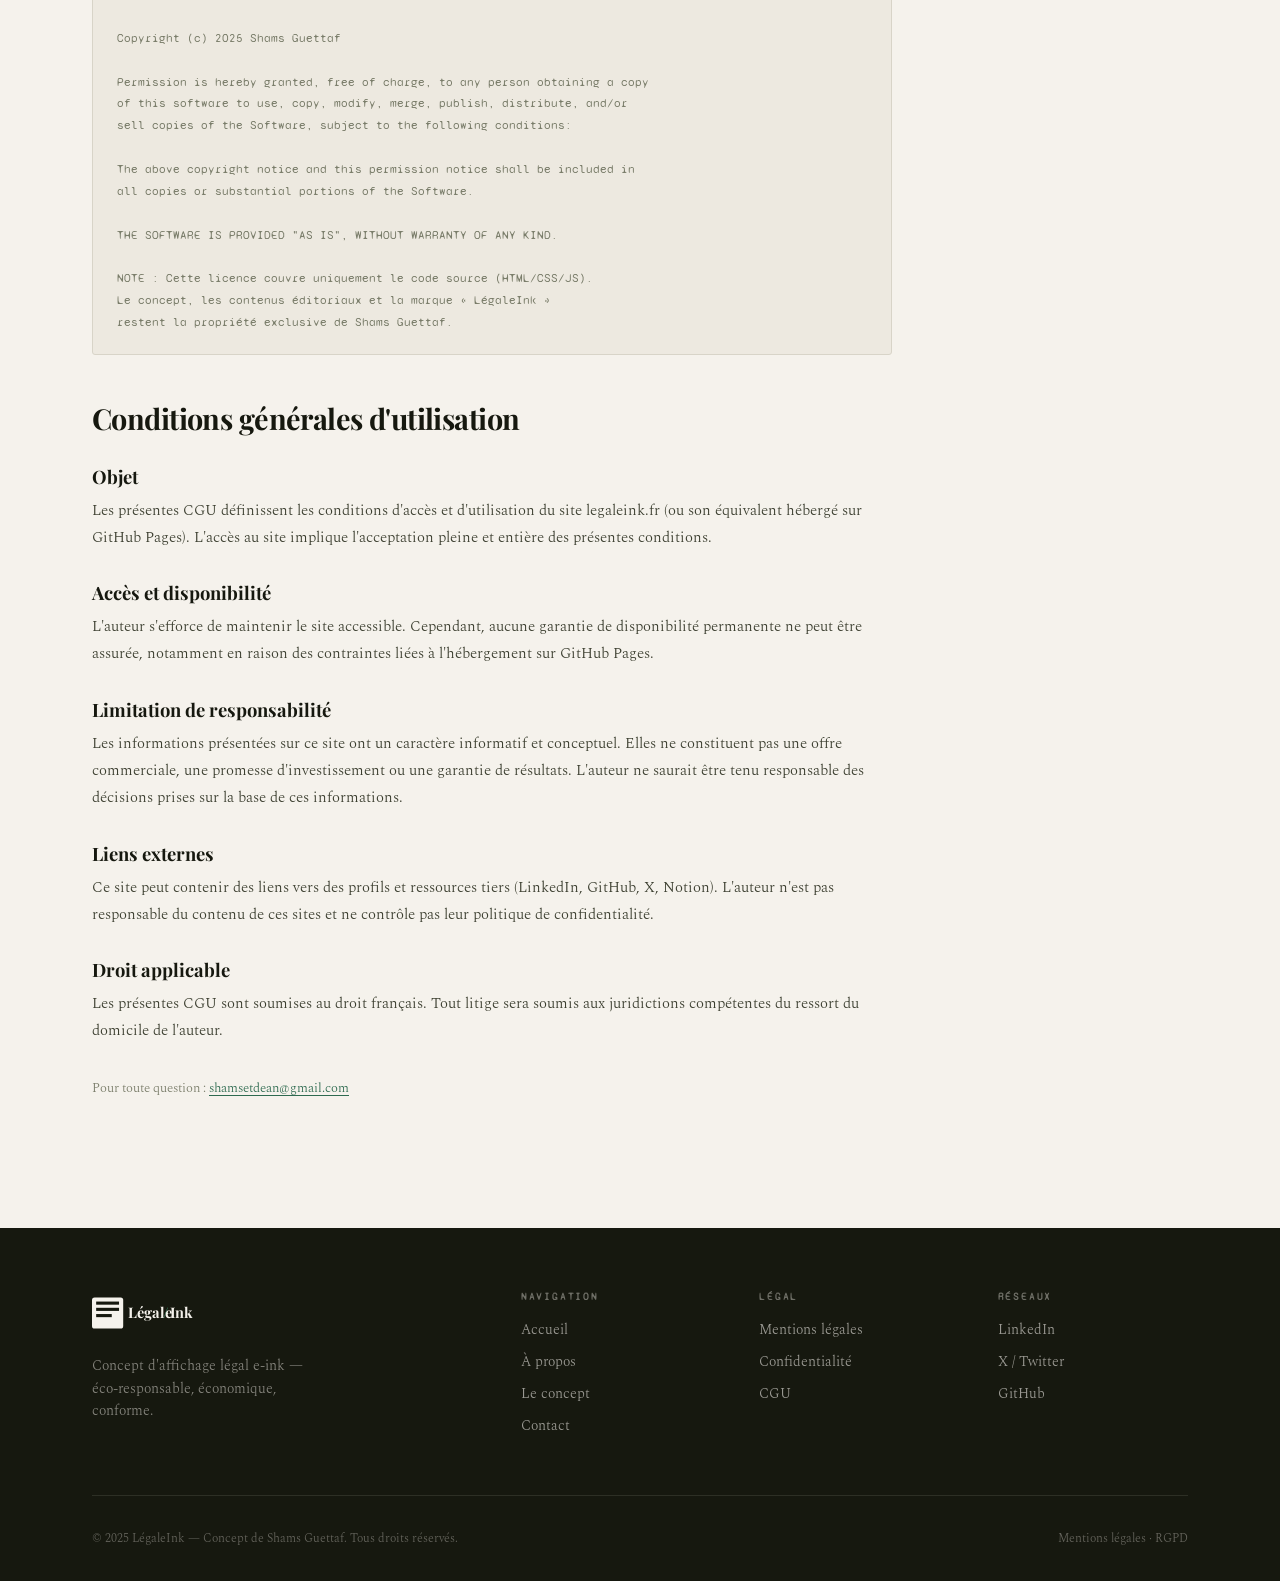
<file: privacy.html>
<!DOCTYPE html>
<html lang="fr">
<head>
  <meta charset="UTF-8">
  <meta name="viewport" content="width=device-width, initial-scale=1.0">
  <meta name="description" content="Mentions légales, RGPD, CGU et protection des droits d'auteur — LégaleInk.">
  <meta name="robots" content="noindex">
  <title>Mentions légales — LégaleInk</title>
  <link rel="stylesheet" href="css/main.css">
  <link rel="preconnect" href="https://fonts.googleapis.com">
  <link rel="stylesheet" href="https://fonts.googleapis.com/css2?family=Playfair+Display:ital,wght@0,400;0,700;0,900;1,400;1,700&family=Spectral:ital,wght@0,300;0,400;0,600;1,300&family=Syne+Mono&display=swap">
</head>
<body>

<nav>
  <div class="nav-inner">
    <a href="index.html" class="nav-logo" style="display:flex;align-items:center;gap:8px;">
      <svg xmlns="http://www.w3.org/2000/svg" width="120" height="38" viewBox="0 0 250 80">
        <rect width="250" height="80" fill="none"/>
        <rect x="0" y="10" width="60" height="60" rx="5" ry="5" fill="#16180f"/>
        <rect x="8" y="18" width="44" height="6" fill="#FFFFFF"/>
        <rect x="8" y="30" width="44" height="6" fill="#FFFFFF"/>
        <rect x="8" y="42" width="30" height="6" fill="#FFFFFF"/>
        <text x="70" y="50" font-family="Playfair Display, serif" font-size="28" fill="#16180f" font-weight="bold">Légale</text>
        <text x="136" y="50" font-family="Playfair Display, serif" font-size="28" fill="#2d6a4f" font-weight="bold">/</text>
        <text x="150" y="50" font-family="Playfair Display, serif" font-size="28" fill="#16180f" font-weight="bold">Ink</text>
      </svg>
      <span class="nav-badge">Concept</span>
    </a>
    <ul class="nav-links">
      <li><a href="index.html">Accueil</a></li>
      <li><a href="about.html">À propos</a></li>
      <li><a href="concept.html">Le concept</a></li>
      <li><a href="contact.html" class="nav-cta-btn">Nous contacter</a></li>
    </ul>
    <button class="nav-mobile-toggle" aria-label="Menu"><span></span><span></span><span></span></button>
  </div>
</nav>

<div class="page-hero">
  <div class="container">
    <span class="mono">Cadre légal</span>
    <h1>Mentions légales<br>&amp; Confidentialité</h1>
    <p>Dernière mise à jour : janvier 2025</p>
  </div>
</div>

<section>
  <div class="container">
    <nav class="toc" aria-label="Table des matières">
      <a href="#mentions">Mentions légales</a>
      <a href="#rgpd">Politique RGPD</a>
      <a href="#cookies">Cookies</a>
      <a href="#droits">Droits d'auteur</a>
      <a href="#cgu">CGU</a>
    </nav>

    <div class="prose">

      <!-- MENTIONS -->
      <h2 id="mentions">Mentions légales</h2>
      <p>Conformément aux dispositions des articles 6-III et 19 de la Loi n° 2004-575 du 21 juin 2004 pour la Confiance dans l'Économie Numérique (LCEN), les informations suivantes sont portées à la connaissance des utilisateurs et visiteurs du site.</p>

      <h3>Auteur et responsable du site</h3>
      <table class="legal-table">
        <tbody>
          <tr><td><strong>Nom</strong></td><td>Shams Guettaf (alias Dean)</td></tr>
          <tr><td><strong>Qualité</strong></td><td>Porteur du concept LégaleInk — projet personnel en phase de développement</td></tr>
          <tr><td><strong>Email</strong></td><td><a href="mailto:shamsetdean@gmail.com">shamsetdean@gmail.com</a></td></tr>
          <tr><td><strong>LinkedIn</strong></td><td><a href="https://www.linkedin.com/in/shamsguettaf/" target="_blank" rel="noopener">linkedin.com/in/shamsguettaf</a></td></tr>
          <tr><td><strong>GitHub</strong></td><td><a href="https://github.com/shamsetdean/sentinel" target="_blank" rel="noopener">github.com/shamsetdean/sentinel</a></td></tr>
          <tr><td><strong>Notion</strong></td><td><a href="https://abstracted-crush-f4e.notion.site/SHAMS-DEAN-286d3f1e5597815f9fdfc90d48445621" target="_blank" rel="noopener">Profil complet</a></td></tr>
        </tbody>
      </table>

      <h3>Hébergement</h3>
      <p>Ce site est hébergé sur <strong>GitHub Pages</strong>, service fourni par GitHub, Inc. (88 Colin P Kelly Jr Street, San Francisco, CA 94107, États-Unis). Politique de confidentialité GitHub : <a href="https://docs.github.com/fr/site-policy/privacy-policies/github-general-privacy-statement" target="_blank" rel="noopener">docs.github.com</a>.</p>

      <h3>Nature du site</h3>
      <p>Ce site présente le concept LégaleInk à titre informatif et de démonstration. Il ne constitue pas une offre commerciale ferme. LégaleInk est un concept en cours de développement porté par Shams Guettaf à titre personnel.</p>

      <!-- RGPD -->
      <h2 id="rgpd">Politique de confidentialité (RGPD)</h2>
      <p>Shams Guettaf, en tant que responsable du traitement des données collectées sur ce site, s'engage à respecter le Règlement Général sur la Protection des Données (RGPD — Règlement UE 2016/679) et la loi Informatique et Libertés n° 78-17 modifiée.</p>

      <h3>Données collectées</h3>
      <p>Ce site ne collecte aucune donnée personnelle. Aucun formulaire, traceur ou outil analytique n'est actif. Les seules données traitées sont celles transmises volontairement par email à l'adresse indiquée ci-dessus, dans le cadre d'une prise de contact directe.</p>
      <p>Aucune donnée de navigation n'est collectée via des traceurs ou outils d'analytics tiers (pas de Google Analytics, pas de pixels publicitaires).</p>

      <h3>Finalité et base légale</h3>
      <table class="legal-table">
        <thead>
          <tr><th>Finalité</th><th>Base légale</th><th>Durée</th></tr>
        </thead>
        <tbody>
          <tr>
            <td>Traitement des demandes de contact (investissement, partenariat)</td>
            <td>Consentement explicite (Art. 6.1.a RGPD)</td>
            <td>3 ans à compter du dernier échange</td>
          </tr>
          <tr>
            <td>Suivi des opportunités de collaboration</td>
            <td>Intérêt légitime (Art. 6.1.f RGPD)</td>
            <td>3 ans</td>
          </tr>
        </tbody>
      </table>

      <h3>Destinataires</h3>
      <p>Les données collectées sont utilisées exclusivement par Shams Guettaf dans le cadre du projet LégaleInk. Elles ne sont jamais vendues, partagées ou transmises à des tiers à des fins commerciales.</p>

      <h3>Vos droits</h3>
      <p>Conformément au RGPD, vous disposez des droits suivants :</p>
      <ul>
        <li><strong>Accès</strong> — obtenir une copie de vos données</li>
        <li><strong>Rectification</strong> — corriger des informations inexactes</li>
        <li><strong>Effacement</strong> — demander la suppression de vos données</li>
        <li><strong>Opposition</strong> — vous opposer au traitement fondé sur l'intérêt légitime</li>
        <li><strong>Portabilité</strong> — recevoir vos données dans un format structuré</li>
      </ul>
      <p>Pour exercer ces droits : <a href="mailto:shamsetdean@gmail.com">shamsetdean@gmail.com</a></p>
      <p>Vous pouvez également introduire une réclamation auprès de la <strong>CNIL</strong> : <a href="https://www.cnil.fr" target="_blank" rel="noopener">www.cnil.fr</a></p>

      <!-- COOKIES -->
      <h2 id="cookies">Politique cookies</h2>
      <p>Ce site n'utilise aucun cookie publicitaire, de traçage ou d'analytics. Aucun outil tiers de mesure d'audience n'est intégré. Le site ne dépose que les cookies techniques strictement nécessaires à son fonctionnement (session de navigation), exemptés de consentement préalable selon les lignes directrices de la CNIL.</p>

      <!-- DROITS D'AUTEUR -->
      <h2 id="droits">Droits d'auteur et protection du concept</h2>
      <p>L'ensemble du contenu de ce site — textes, maquettes, visuels, nom de marque « LégaleInk », architecture du concept, modèle économique présenté — est la propriété intellectuelle de <strong>Shams Guettaf</strong> et est protégé par les lois françaises et internationales relatives au droit d'auteur.</p>

      <h3>Protection du concept</h3>
      <p>Le concept LégaleInk, tel que décrit sur ce site, constitue une œuvre originale protégée. Toute reproduction partielle ou totale, adaptation, exploitation commerciale ou diffusion sans autorisation préalable écrite de l'auteur est strictement interdite.</p>
      <p>Pour toute demande d'utilisation ou de collaboration : <a href="mailto:shamsetdean@gmail.com">shamsetdean@gmail.com</a></p>

      <h3>Licence du code source</h3>
      <p>Le code source de ce site (HTML, CSS, JavaScript) est mis à disposition sous licence <strong>MIT</strong> via le repository GitHub du projet. Cette licence ne couvre pas le contenu éditorial, les visuels, le nom de marque ou le concept métier.</p>

      <div style="background:var(--cream-2);border:1px solid var(--border);border-radius:var(--radius);padding:1.25rem 1.5rem;margin-top:1.5rem;">
        <pre style="font-family:var(--font-mono);font-size:.72rem;color:var(--ink-3);white-space:pre-wrap;line-height:1.9;">MIT License — Code source uniquement

Copyright (c) 2025 Shams Guettaf

Permission is hereby granted, free of charge, to any person obtaining a copy
of this software to use, copy, modify, merge, publish, distribute, and/or
sell copies of the Software, subject to the following conditions:

The above copyright notice and this permission notice shall be included in
all copies or substantial portions of the Software.

THE SOFTWARE IS PROVIDED "AS IS", WITHOUT WARRANTY OF ANY KIND.

NOTE : Cette licence couvre uniquement le code source (HTML/CSS/JS).
Le concept, les contenus éditoriaux et la marque « LégaleInk »
restent la propriété exclusive de Shams Guettaf.</pre>
      </div>

      <!-- CGU -->
      <h2 id="cgu">Conditions générales d'utilisation</h2>

      <h3>Objet</h3>
      <p>Les présentes CGU définissent les conditions d'accès et d'utilisation du site legaleink.fr (ou son équivalent hébergé sur GitHub Pages). L'accès au site implique l'acceptation pleine et entière des présentes conditions.</p>

      <h3>Accès et disponibilité</h3>
      <p>L'auteur s'efforce de maintenir le site accessible. Cependant, aucune garantie de disponibilité permanente ne peut être assurée, notamment en raison des contraintes liées à l'hébergement sur GitHub Pages.</p>

      <h3>Limitation de responsabilité</h3>
      <p>Les informations présentées sur ce site ont un caractère informatif et conceptuel. Elles ne constituent pas une offre commerciale, une promesse d'investissement ou une garantie de résultats. L'auteur ne saurait être tenu responsable des décisions prises sur la base de ces informations.</p>

      <h3>Liens externes</h3>
      <p>Ce site peut contenir des liens vers des profils et ressources tiers (LinkedIn, GitHub, X, Notion). L'auteur n'est pas responsable du contenu de ces sites et ne contrôle pas leur politique de confidentialité.</p>

      <h3>Droit applicable</h3>
      <p>Les présentes CGU sont soumises au droit français. Tout litige sera soumis aux juridictions compétentes du ressort du domicile de l'auteur.</p>

      <p style="margin-top:2rem;font-size:.82rem;color:var(--ink-3);">Pour toute question : <a href="mailto:shamsetdean@gmail.com">shamsetdean@gmail.com</a></p>

    </div>
  </div>
</section>

<footer>
  <div class="container">
    <div class="footer-grid">
      <div class="footer-brand">
        <svg xmlns="http://www.w3.org/2000/svg" width="130" height="42" viewBox="0 0 250 80">
        <rect width="250" height="80" fill="none"/>
        <rect x="0" y="10" width="60" height="60" rx="5" ry="5" fill="#f5f2ec"/>
        <rect x="8" y="18" width="44" height="6" fill="#16180f"/>
        <rect x="8" y="30" width="44" height="6" fill="#16180f"/>
        <rect x="8" y="42" width="30" height="6" fill="#16180f"/>
        <text x="70" y="50" font-family="Playfair Display, serif" font-size="28" fill="#f5f2ec" font-weight="bold">Légale</text>
        <text x="136" y="50" font-family="Playfair Display, serif" font-size="28" fill="#40916c" font-weight="bold">/</text>
        <text x="150" y="50" font-family="Playfair Display, serif" font-size="28" fill="#f5f2ec" font-weight="bold">Ink</text>
      </svg>
        <p>Concept d'affichage légal e-ink — éco-responsable, économique, conforme.</p>
      </div>
      <div class="footer-col"><h4>Navigation</h4><a href="index.html">Accueil</a><a href="about.html">À propos</a><a href="concept.html">Le concept</a><a href="contact.html">Contact</a></div>
      <div class="footer-col"><h4>Légal</h4><a href="privacy.html">Mentions légales</a><a href="privacy.html#rgpd">Confidentialité</a><a href="privacy.html#cgu">CGU</a></div>
      <div class="footer-col"><h4>Réseaux</h4><a href="https://www.linkedin.com/in/shamsguettaf/" target="_blank" rel="noopener">LinkedIn</a><a href="https://x.com/shamsetdean" target="_blank" rel="noopener">X / Twitter</a><a href="https://github.com/shamsetdean/sentinel" target="_blank" rel="noopener">GitHub</a></div>
    </div>
    <div class="footer-bottom">
      <span>© 2025 LégaleInk — Concept de Shams Guettaf. Tous droits réservés.</span>
      <span><a href="privacy.html">Mentions légales</a> · <a href="privacy.html#rgpd">RGPD</a></span>
    </div>
  </div>
</footer>

<script src="js/main.js"></script>
</body>
</html>
</file>
<file: css/main.css>
/* ============================================================
   LÉGALEINK — main.css
   Aesthetic: Editorial pitch · Light · Serif authority · Ink precision
   ============================================================ */

@import url('https://fonts.googleapis.com/css2?family=Playfair+Display:ital,wght@0,400;0,700;0,900;1,400;1,700&family=Spectral:ital,wght@0,300;0,400;0,600;1,300&family=Syne+Mono&display=swap');

/* ── Variables ── */
:root {
  --cream:      #f5f2ec;
  --cream-2:    #ede9e0;
  --cream-3:    #e4dfd3;
  --white:      #fdfcf9;
  --ink:        #16180f;
  --ink-2:      #3a3d2e;
  --ink-3:      #7a7d6a;
  --ink-4:      #b0b39e;
  --green:      #2d6a4f;
  --green-2:    #40916c;
  --green-light:#d8f3dc;
  --green-dim:  rgba(45, 106, 79, 0.1);
  --red:        #c1440e;
  --gold:       #b5860d;
  --border:     #d8d4c8;
  --border-2:   #c4bfb0;
  --shadow-sm:  0 1px 3px rgba(22, 24, 15, 0.08);
  --shadow-md:  0 4px 16px rgba(22, 24, 15, 0.10);
  --shadow-lg:  0 16px 48px rgba(22, 24, 15, 0.14);
  --font-serif: 'Playfair Display', Georgia, serif;
  --font-body:  'Spectral', Georgia, serif;
  --font-mono:  'Syne Mono', 'Courier New', monospace;
  --radius:     3px;
  --radius-lg:  8px;
  --transition: 0.22s cubic-bezier(0.4, 0, 0.2, 1);
}

/* ── Reset ── */
*, *::before, *::after { box-sizing: border-box; margin: 0; padding: 0; }
html { font-size: 16px; scroll-behavior: smooth; }
body {
  background: var(--cream);
  color: var(--ink);
  font-family: var(--font-body);
  font-weight: 300;
  line-height: 1.75;
  -webkit-font-smoothing: antialiased;
  overflow-x: hidden;
}
img { max-width: 100%; display: block; }
a { color: inherit; text-decoration: none; }
ul { list-style: none; }

/* ── Scrollbar ── */
::-webkit-scrollbar { width: 4px; }
::-webkit-scrollbar-track { background: var(--cream); }
::-webkit-scrollbar-thumb { background: var(--border-2); border-radius: 2px; }

/* ── Typography ── */
h1, h2, h3, h4 { font-family: var(--font-serif); font-weight: 700; line-height: 1.1; }
h1 { font-size: clamp(2.8rem, 6vw, 5.2rem); letter-spacing: -0.02em; }
h2 { font-size: clamp(2rem, 4vw, 3rem); letter-spacing: -0.02em; }
h3 { font-size: clamp(1.2rem, 2vw, 1.6rem); }
.display { font-family: var(--font-serif); font-style: italic; font-weight: 400; }
.mono {
  font-family: var(--font-mono);
  font-size: 0.7rem;
  letter-spacing: 0.16em;
  text-transform: uppercase;
  color: var(--ink-3);
}
.label {
  font-family: var(--font-mono);
  font-size: 0.65rem;
  letter-spacing: 0.2em;
  text-transform: uppercase;
  color: var(--green);
}

/* ── Layout ── */
.container { max-width: 1160px; margin: 0 auto; padding: 0 2rem; }
.grid-2 { display: grid; grid-template-columns: 1fr 1fr; gap: 2rem; }
.grid-3 { display: grid; grid-template-columns: repeat(3, 1fr); gap: 1.5rem; }
section { padding: 7rem 0; }

/* ── Ruling lines ── */
.rule { height: 1px; background: var(--border); }
.rule-thick { height: 2px; background: var(--ink); }
.rule-green { height: 2px; background: var(--green); width: 48px; }

/* ── Nav ── */
nav {
  position: fixed; top: 0; left: 0; right: 0; z-index: 100;
  background: rgba(245, 242, 236, 0.94);
  backdrop-filter: blur(16px);
  border-bottom: 1px solid var(--border);
  height: 64px;
  display: flex; align-items: center;
}
.nav-inner {
  display: flex; align-items: center; justify-content: space-between;
  width: 100%; max-width: 1160px; margin: 0 auto; padding: 0 2rem;
}
.nav-logo {
  display: flex; align-items: center; gap: 10px;
}
.nav-logo-text {
  font-family: var(--font-serif);
  font-size: 1.25rem;
  font-weight: 700;
  color: var(--ink);
  letter-spacing: -0.02em;
}
.nav-logo-text span { color: var(--green); font-style: italic; }
.nav-badge {
  font-family: var(--font-mono);
  font-size: 0.55rem;
  letter-spacing: 0.15em;
  text-transform: uppercase;
  color: var(--white);
  background: var(--green);
  padding: 2px 6px;
  border-radius: 2px;
}
.nav-links { display: flex; align-items: center; gap: 2.5rem; }
.nav-links a {
  font-family: var(--font-body);
  font-size: 0.9rem;
  font-weight: 300;
  color: var(--ink-2);
  letter-spacing: 0.01em;
  transition: color var(--transition);
  position: relative;
}
.nav-links a::after {
  content: '';
  position: absolute; bottom: -2px; left: 0; right: 0; height: 1px;
  background: var(--green);
  transform: scaleX(0); transform-origin: left;
  transition: transform var(--transition);
}
.nav-links a:hover { color: var(--ink); }
.nav-links a:hover::after, .nav-links a.active::after { transform: scaleX(1); }
.nav-links a.active { color: var(--ink); }
.nav-cta-btn {
  background: var(--ink);
  color: var(--cream) !important;
  padding: 0.5rem 1.25rem;
  border-radius: var(--radius);
  font-size: 0.82rem !important;
  font-weight: 600 !important;
  letter-spacing: 0.04em;
  transition: background var(--transition), transform var(--transition) !important;
}
.nav-cta-btn:hover { background: var(--green) !important; transform: translateY(-1px); }
.nav-cta-btn::after { display: none !important; }
.nav-mobile-toggle { display: none; background: none; border: none; cursor: pointer; padding: 4px; }
.nav-mobile-toggle span { display: block; width: 22px; height: 1.5px; background: var(--ink); margin: 5px 0; transition: var(--transition); }

/* ── Hero ── */
.hero {
  min-height: 100vh;
  padding-top: 64px;
  display: grid;
  grid-template-columns: 1fr 1fr;
  align-items: center;
  gap: 0;
  position: relative;
  overflow: hidden;
}
.hero-left {
  padding: 6rem 4rem 6rem 2rem;
  max-width: 620px;
  margin-left: auto;
  position: relative;
  z-index: 1;
}
.hero-eyebrow {
  display: flex; align-items: center; gap: 12px;
  margin-bottom: 2rem;
}
.hero-eyebrow .rule-green { display: inline-block; }
.hero h1 { margin-bottom: 1.5rem; }
.hero h1 em { font-style: italic; color: var(--green); }
.hero-sub {
  font-size: 1.1rem;
  color: var(--ink-2);
  margin-bottom: 2.5rem;
  max-width: 480px;
  line-height: 1.8;
}
.hero-actions { display: flex; gap: 1rem; flex-wrap: wrap; margin-bottom: 4rem; }
.hero-meta {
  display: flex; gap: 2.5rem;
  padding-top: 2.5rem;
  border-top: 1px solid var(--border);
}
.hero-meta-item .num {
  font-family: var(--font-serif);
  font-size: 2.2rem;
  font-weight: 700;
  color: var(--ink);
  display: block;
  line-height: 1;
}
.hero-meta-item .label { margin-top: 0.3rem; display: block; }

.hero-right {
  height: 100%;
  background: var(--cream-2);
  border-left: 1px solid var(--border);
  display: flex; align-items: center; justify-content: center;
  position: relative;
  overflow: hidden;
}
.hero-right::before {
  content: '';
  position: absolute; inset: 0;
  background: repeating-linear-gradient(
    45deg,
    transparent,
    transparent 28px,
    rgba(22,24,15,0.03) 28px,
    rgba(22,24,15,0.03) 29px
  );
}

/* ── E-ink mockup ── */
.eink-mockup {
  position: relative; z-index: 1;
  width: 320px;
  background: var(--white);
  border: 2px solid var(--ink);
  border-radius: 6px;
  padding: 1.5rem;
  box-shadow: 8px 8px 0 var(--ink);
}
.eink-mockup-header {
  display: flex; align-items: center; justify-content: space-between;
  margin-bottom: 1.25rem;
  padding-bottom: 0.75rem;
  border-bottom: 2px solid var(--ink);
}
.eink-mockup-header .logo-sm {
  font-family: var(--font-serif);
  font-size: 0.85rem;
  font-weight: 700;
  color: var(--ink);
}
.eink-mockup-header .logo-sm span { color: var(--green); font-style: italic; }
.eink-status {
  font-family: var(--font-mono);
  font-size: 0.55rem;
  letter-spacing: 0.15em;
  color: var(--green);
  text-transform: uppercase;
}
.eink-doc-title {
  font-family: var(--font-serif);
  font-size: 0.95rem;
  font-weight: 700;
  margin-bottom: 0.6rem;
  text-transform: uppercase;
  letter-spacing: 0.06em;
  font-style: normal;
}
.eink-line { height: 5px; background: var(--ink); border-radius: 2px; margin-bottom: 5px; opacity: 0.15; }
.eink-line.dark { opacity: 0.35; }
.eink-line.short { width: 60%; }
.eink-line.shorter { width: 40%; }
.eink-section { margin-top: 1rem; }
.eink-section-title {
  font-family: var(--font-mono);
  font-size: 0.6rem;
  letter-spacing: 0.2em;
  text-transform: uppercase;
  color: var(--green);
  margin-bottom: 0.5rem;
}
.eink-footer {
  margin-top: 1.25rem;
  padding-top: 0.75rem;
  border-top: 1px solid var(--border);
  display: flex; justify-content: space-between; align-items: center;
}
.eink-footer-text {
  font-family: var(--font-mono);
  font-size: 0.5rem;
  color: var(--ink-3);
  letter-spacing: 0.12em;
  text-transform: uppercase;
}
.eink-battery {
  display: flex; align-items: center; gap: 3px;
}
.eink-battery-bar {
  width: 20px; height: 8px;
  border: 1px solid var(--ink-3);
  border-radius: 1px;
  position: relative;
  overflow: hidden;
}
.eink-battery-bar::after {
  content: '';
  position: absolute; left: 0; top: 0; bottom: 0;
  width: 85%;
  background: var(--green);
}
.eink-battery-tip {
  width: 3px; height: 4px;
  background: var(--ink-3);
  border-radius: 0 1px 1px 0;
}

/* ── Buttons ── */
.btn {
  display: inline-flex; align-items: center; gap: 8px;
  padding: 0.85rem 2rem;
  border-radius: var(--radius);
  font-family: var(--font-body);
  font-size: 0.9rem;
  font-weight: 600;
  letter-spacing: 0.02em;
  transition: all var(--transition);
  cursor: pointer;
  border: none;
}
.btn-primary {
  background: var(--ink);
  color: var(--cream);
}
.btn-primary:hover { background: var(--green); transform: translateY(-2px); box-shadow: 0 8px 24px rgba(45,106,79,0.25); }
.btn-secondary {
  background: transparent;
  color: var(--ink);
  border: 1.5px solid var(--border-2);
}
.btn-secondary:hover { border-color: var(--ink); background: var(--cream-2); transform: translateY(-2px); }
.btn-green {
  background: var(--green);
  color: var(--white);
}
.btn-green:hover { background: var(--green-2); transform: translateY(-2px); box-shadow: 0 8px 24px rgba(45,106,79,0.3); }

/* ── Section header ── */
.section-header { margin-bottom: 4rem; }
.section-header.centered { text-align: center; }
.section-header.centered .rule-green { margin: 0.75rem auto 0; }
.section-header h2 { margin-top: 0.75rem; margin-bottom: 1rem; }
.section-header p { color: var(--ink-2); max-width: 540px; font-size: 1.05rem; }
.section-header.centered p { margin: 0 auto; }

/* ── Cards ── */
.card {
  background: var(--white);
  border: 1px solid var(--border);
  border-radius: var(--radius-lg);
  padding: 2rem;
  transition: box-shadow var(--transition), transform var(--transition);
}
.card:hover { box-shadow: var(--shadow-md); transform: translateY(-3px); }
.card-icon {
  width: 48px; height: 48px;
  background: var(--green-dim);
  border: 1px solid rgba(45,106,79,0.2);
  border-radius: var(--radius);
  display: flex; align-items: center; justify-content: center;
  color: var(--green);
  margin-bottom: 1.25rem;
}
.card h3 { font-size: 1.1rem; font-weight: 700; margin-bottom: 0.5rem; }
.card p { font-size: 0.9rem; color: var(--ink-2); line-height: 1.7; }
.card.featured { background: var(--ink); color: var(--cream); border-color: var(--ink); }
.card.featured h3 { color: var(--cream); }
.card.featured p { color: rgba(245,242,236,0.7); }
.card.featured .card-icon { background: rgba(245,242,236,0.1); border-color: rgba(245,242,236,0.2); color: var(--cream); }

/* ── Pillar band ── */
.pillars-band {
  background: var(--ink);
  color: var(--cream);
  padding: 5rem 0;
}
.pillars-band .section-header h2 { color: var(--cream); }
.pillars-band .section-header p { color: rgba(245,242,236,0.65); }
.pillar {
  text-align: center;
  padding: 2rem 1.5rem;
  border-right: 1px solid rgba(245,242,236,0.1);
}
.pillar:last-child { border-right: none; }
.pillar-num {
  font-family: var(--font-serif);
  font-size: 3.5rem;
  font-weight: 700;
  font-style: italic;
  color: var(--green-2);
  display: block;
  line-height: 1;
  margin-bottom: 0.5rem;
}
.pillar h3 { font-size: 1rem; color: var(--cream); margin-bottom: 0.4rem; }
.pillar p { font-size: 0.85rem; color: rgba(245,242,236,0.55); }

/* ── Timeline ── */
.timeline { display: flex; flex-direction: column; gap: 0; }
.timeline-item {
  display: grid; grid-template-columns: 80px 1fr;
  gap: 2rem;
  padding: 2rem 0;
  border-bottom: 1px solid var(--border);
  position: relative;
}
.timeline-item:last-child { border-bottom: none; }
.timeline-num {
  font-family: var(--font-mono);
  font-size: 0.65rem;
  color: var(--green);
  letter-spacing: 0.15em;
  text-transform: uppercase;
  padding-top: 0.15rem;
}
.timeline-body h3 { font-size: 1.05rem; font-weight: 700; margin-bottom: 0.35rem; }
.timeline-body p { font-size: 0.9rem; color: var(--ink-2); }

/* ── Invest section ── */
.invest-block {
  background: var(--white);
  border: 1px solid var(--border);
  border-radius: var(--radius-lg);
  padding: 3rem;
  box-shadow: var(--shadow-sm);
}
.invest-block h2 { margin-bottom: 1rem; }
.invest-block p { color: var(--ink-2); margin-bottom: 1rem; font-size: 0.95rem; }
.invest-list { list-style: none; display: flex; flex-direction: column; gap: 0.75rem; margin: 1.5rem 0; }
.invest-list li {
  display: flex; gap: 0.75rem; align-items: flex-start;
  font-size: 0.92rem; color: var(--ink-2);
}
.invest-list li::before {
  content: '→';
  color: var(--green);
  font-family: var(--font-mono);
  flex-shrink: 0;
  font-size: 0.85rem;
  margin-top: 2px;
}

/* ── CTA band ── */
.cta-band {
  background: var(--green);
  color: var(--white);
  padding: 5rem 0;
  text-align: center;
  position: relative;
  overflow: hidden;
}
.cta-band::before {
  content: '';
  position: absolute; inset: 0;
  background: repeating-linear-gradient(
    -45deg, transparent, transparent 40px,
    rgba(255,255,255,0.03) 40px, rgba(255,255,255,0.03) 41px
  );
}
.cta-band .container { position: relative; z-index: 1; }
.cta-band h2 { color: var(--white); margin-bottom: 1rem; }
.cta-band p { color: rgba(255,255,255,0.8); max-width: 480px; margin: 0 auto 2.5rem; }
.btn-white { background: var(--white); color: var(--green); }
.btn-white:hover { background: var(--cream); transform: translateY(-2px); }
.btn-outline-white { background: transparent; color: var(--white); border: 1.5px solid rgba(255,255,255,0.5); }
.btn-outline-white:hover { border-color: var(--white); background: rgba(255,255,255,0.1); transform: translateY(-2px); }

/* ── Social links ── */
.social-links { display: flex; gap: 1rem; flex-wrap: wrap; }
.social-link {
  display: inline-flex; align-items: center; gap: 8px;
  padding: 0.6rem 1.1rem;
  border: 1px solid var(--border);
  border-radius: var(--radius);
  font-family: var(--font-mono);
  font-size: 0.68rem;
  letter-spacing: 0.1em;
  text-transform: uppercase;
  color: var(--ink-2);
  background: var(--white);
  transition: all var(--transition);
}
.social-link:hover { border-color: var(--green); color: var(--green); transform: translateY(-2px); box-shadow: var(--shadow-sm); }

/* ── Form ── */
.form-card {
  background: var(--white);
  border: 1px solid var(--border);
  border-radius: var(--radius-lg);
  padding: 2.5rem;
  box-shadow: var(--shadow-sm);
}
.form-grid { display: grid; grid-template-columns: 1fr 1fr; gap: 1.25rem; }
.form-group { display: flex; flex-direction: column; gap: 0.45rem; }
.form-group.full { grid-column: 1 / -1; }
label {
  font-family: var(--font-mono);
  font-size: 0.65rem;
  letter-spacing: 0.15em;
  text-transform: uppercase;
  color: var(--ink-3);
}
input, select, textarea {
  background: var(--cream);
  border: 1px solid var(--border);
  border-radius: var(--radius);
  color: var(--ink);
  font-family: var(--font-body);
  font-size: 0.95rem;
  padding: 0.75rem 1rem;
  transition: border-color var(--transition), box-shadow var(--transition);
  outline: none;
  width: 100%;
}
input:focus, select:focus, textarea:focus {
  border-color: var(--green);
  box-shadow: 0 0 0 3px var(--green-dim);
  background: var(--white);
}
select { appearance: none; cursor: pointer; }
textarea { resize: vertical; min-height: 130px; line-height: 1.65; }
::placeholder { color: var(--ink-4); }
.form-consent {
  font-size: 0.8rem;
  color: var(--ink-3);
  margin-top: 0.25rem;
  line-height: 1.5;
}
.form-consent a { color: var(--green); text-decoration: underline; text-underline-offset: 3px; }
.form-success {
  display: none;
  background: var(--green-light);
  border: 1px solid rgba(45,106,79,0.3);
  border-radius: var(--radius);
  padding: 1rem 1.25rem;
  font-size: 0.88rem;
  color: var(--green);
  margin-top: 1rem;
}

/* ── Page hero ── */
.page-hero {
  padding: 10rem 0 5rem;
  border-bottom: 1px solid var(--border);
  position: relative;
}
.page-hero::after {
  content: '';
  position: absolute; bottom: -1px; left: 0; width: 120px; height: 2px;
  background: var(--green);
}
.page-hero .mono { margin-bottom: 1rem; }
.page-hero h1 { max-width: 720px; margin-bottom: 1.25rem; }
.page-hero p { font-size: 1.1rem; color: var(--ink-2); max-width: 540px; }

/* ── Concept specifics ── */
.concept-feature {
  display: grid; grid-template-columns: 64px 1fr;
  gap: 1.5rem;
  padding: 2rem;
  background: var(--white);
  border: 1px solid var(--border);
  border-radius: var(--radius-lg);
  transition: box-shadow var(--transition);
}
.concept-feature:hover { box-shadow: var(--shadow-sm); }
.concept-feature-num {
  font-family: var(--font-serif);
  font-size: 2.5rem;
  font-weight: 700;
  font-style: italic;
  color: var(--border-2);
  line-height: 1;
}
.concept-feature h3 { font-size: 1.05rem; font-weight: 700; margin-bottom: 0.4rem; }
.concept-feature p { font-size: 0.9rem; color: var(--ink-2); }
.badge {
  display: inline-block;
  padding: 0.2rem 0.7rem;
  background: var(--green-dim);
  border: 1px solid rgba(45,106,79,0.2);
  border-radius: 2px;
  font-family: var(--font-mono);
  font-size: 0.62rem;
  letter-spacing: 0.12em;
  text-transform: uppercase;
  color: var(--green);
}

/* ── Contact layout ── */
.contact-layout {
  display: grid; grid-template-columns: 1fr 1.5fr;
  gap: 4rem; align-items: flex-start;
}
.contact-info h2 { margin-bottom: 1rem; }
.contact-info > p { color: var(--ink-2); margin-bottom: 2rem; font-size: 0.95rem; line-height: 1.75; }
.contact-detail {
  display: flex; gap: 1rem; align-items: flex-start;
  margin-bottom: 1.5rem;
}
.contact-detail .d-icon { color: var(--green); flex-shrink: 0; margin-top: 2px; }
.contact-detail .d-label {
  font-family: var(--font-mono); font-size: 0.62rem;
  letter-spacing: 0.15em; text-transform: uppercase; color: var(--ink-3);
}
.contact-detail .d-val { font-size: 0.9rem; color: var(--ink-2); margin-top: 2px; }

/* ── Privacy ── */
.prose { max-width: 800px; }
.prose h2 { font-size: 1.8rem; margin-top: 3rem; margin-bottom: 1rem; }
.prose h3 { font-size: 1.15rem; font-weight: 700; margin-top: 2rem; margin-bottom: 0.6rem; }
.prose p { color: var(--ink-2); font-size: 0.95rem; margin-bottom: 1rem; line-height: 1.8; }
.prose ul { list-style: disc; padding-left: 1.5rem; color: var(--ink-2); font-size: 0.95rem; }
.prose ul li { margin-bottom: 0.4rem; }
.prose a { color: var(--green); text-decoration: underline; text-underline-offset: 3px; }
.prose strong { color: var(--ink); font-weight: 600; }
.legal-table { width: 100%; border-collapse: collapse; margin: 1.5rem 0; font-size: 0.88rem; }
.legal-table th {
  text-align: left; padding: 0.75rem 1rem;
  background: var(--cream-2); border: 1px solid var(--border);
  font-family: var(--font-mono); font-size: 0.62rem;
  letter-spacing: 0.12em; text-transform: uppercase; color: var(--ink-3);
}
.legal-table td { padding: 0.75rem 1rem; border: 1px solid var(--border); color: var(--ink-2); vertical-align: top; }
.toc { display: flex; gap: 0.75rem; flex-wrap: wrap; margin-bottom: 3rem; }
.toc a {
  font-family: var(--font-mono); font-size: 0.65rem;
  letter-spacing: 0.12em; text-transform: uppercase;
  color: var(--ink-3); padding: 0.4rem 0.9rem;
  border: 1px solid var(--border); border-radius: var(--radius);
  transition: all var(--transition); background: var(--white);
}
.toc a:hover { color: var(--green); border-color: rgba(45,106,79,0.3); }

/* ── About layout ── */
.about-split {
  display: grid; grid-template-columns: 1fr 1fr;
  gap: 5rem; align-items: center;
}
.about-visual {
  background: var(--cream-2);
  border: 1px solid var(--border);
  border-radius: var(--radius-lg);
  aspect-ratio: 1;
  display: flex; align-items: center; justify-content: center;
  position: relative; overflow: hidden;
}
.about-visual::before {
  content: '';
  position: absolute; inset: 0;
  background: repeating-linear-gradient(
    45deg, transparent, transparent 20px,
    rgba(22,24,15,0.02) 20px, rgba(22,24,15,0.02) 21px
  );
}

/* ── Footer ── */
footer {
  background: var(--ink);
  color: var(--cream);
  padding: 4rem 0 2rem;
}
.footer-grid {
  display: grid; grid-template-columns: 2fr 1fr 1fr 1fr;
  gap: 3rem; padding-bottom: 3rem;
  border-bottom: 1px solid rgba(245,242,236,0.1);
  margin-bottom: 2rem;
}
.footer-brand p { font-size: 0.85rem; color: rgba(245,242,236,0.5); margin-top: 0.75rem; max-width: 240px; line-height: 1.65; }
.footer-col h4 {
  font-family: var(--font-mono); font-size: 0.62rem;
  letter-spacing: 0.18em; text-transform: uppercase;
  color: rgba(245,242,236,0.4); margin-bottom: 1rem;
}
.footer-col a { display: block; font-size: 0.85rem; color: rgba(245,242,236,0.6); margin-bottom: 0.5rem; transition: color var(--transition); }
.footer-col a:hover { color: var(--cream); }
.footer-bottom {
  display: flex; justify-content: space-between; align-items: center;
  font-size: 0.75rem; color: rgba(245,242,236,0.35);
}
.footer-bottom a { color: rgba(245,242,236,0.35); transition: color var(--transition); }
.footer-bottom a:hover { color: var(--green-2); }

/* ── Reveal animation ── */
[data-reveal] { opacity: 0; transform: translateY(20px); transition: opacity 0.65s ease, transform 0.65s ease; }
[data-reveal].revealed { opacity: 1; transform: none; }
[data-reveal][data-delay="1"] { transition-delay: 0.1s; }
[data-reveal][data-delay="2"] { transition-delay: 0.2s; }
[data-reveal][data-delay="3"] { transition-delay: 0.3s; }

/* ── Responsive ── */
@media (max-width: 960px) {
  .hero { grid-template-columns: 1fr; }
  .hero-right { display: none; }
  .hero-left { padding: 5rem 2rem 4rem; max-width: 100%; margin: 0; }
  .grid-2, .grid-3, .about-split, .contact-layout { grid-template-columns: 1fr; }
  .footer-grid { grid-template-columns: 1fr 1fr; }
  .pillars-band .grid-3 { grid-template-columns: 1fr; }
  .pillar { border-right: none; border-bottom: 1px solid rgba(245,242,236,0.1); }
  .pillar:last-child { border-bottom: none; }
}
@media (max-width: 640px) {
  .nav-links { display: none; }
  .nav-mobile-toggle { display: block; }
  .nav-links.open {
    display: flex; flex-direction: column; align-items: flex-start;
    position: fixed; top: 64px; left: 0; right: 0;
    background: var(--cream); border-bottom: 1px solid var(--border);
    padding: 1.5rem 2rem; gap: 1.25rem;
  }
  .footer-grid { grid-template-columns: 1fr; }
  section { padding: 4rem 0; }
  .form-grid { grid-template-columns: 1fr; }
}
</file>
